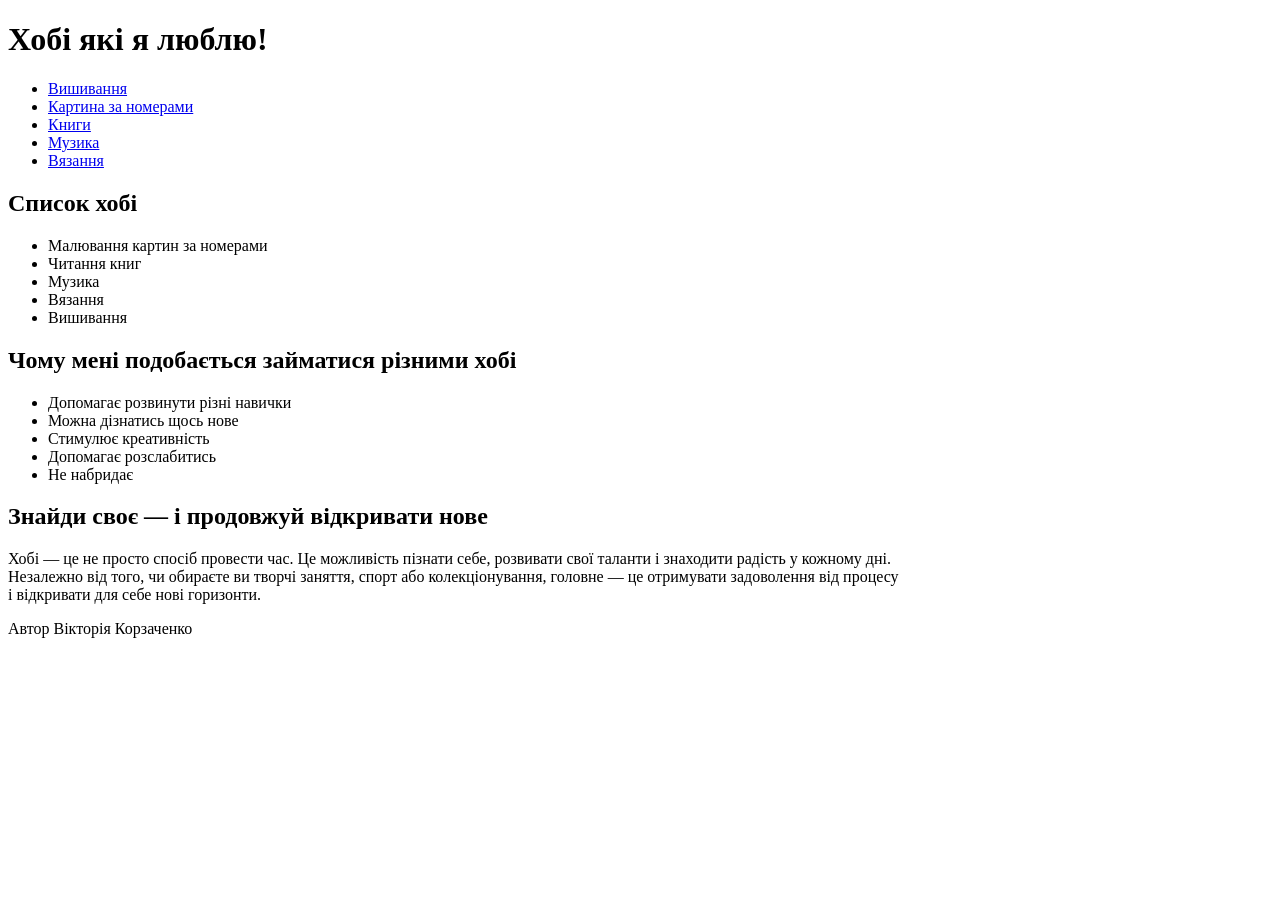
<file: lesson01/index.html>
<!DOCTYPE html>
<html lang="uk">

<head>
    <meta charset="UTF-8">
    <meta name="viewport" content="width=device-width, initial-scale=1.0">
    <title>Мої хобі</title>
</head>

<body>
    <header>
        <h1>Хобі які я люблю!</h1>
        <nav>
            <ul>
                <li><a href="#">Вишивання</a></li>
                <li><a href="#">Картина за номерами</a></li>
                <li><a href="#">Книги</a></li>
                <li><a href="#">Музика</a></li>
                <li><a href="#">Вязання</a></li>
            </ul>
        </nav>
    </header>

    <main>
        <section>
            <h2>Список хобі</h2>
            <ul>
                <li>Малювання картин за номерами</li>
                <li>Читання книг</li>
                <li>Музика</li>
                <li>Вязання</li>
                <li>Вишивання</li>
            </ul>
        </section>

        <section>
            <h2>Чому мені подобається займатися різними хобі</h2>
            <ul>
                <li>Допомагає розвинути різні навички</li>
                <li>Можна дізнатись щось нове</li>
                <li>Стимулює креативність</li>
                <li>Допомагає розслабитись</li>
                <li>Не набридає</li>
            </ul>
        </section>

        <section>
            <h2>Знайди своє — і продовжуй відкривати нове</h2>
            <p>Хобі — це не просто спосіб провести час. Це можливість пізнати себе, розвивати свої таланти і знаходити
                радість у кожному дні. <br>
                Незалежно від того, чи обираєте ви творчі заняття, спорт або колекціонування, головне — це отримувати
                задоволення від процесу <br> і відкривати для себе нові горизонти.</p>
        </section>
    </main>

    <footer>
        <p>Автор Вікторія Корзаченко</p>
    </footer>
</body>

</html>
</file>
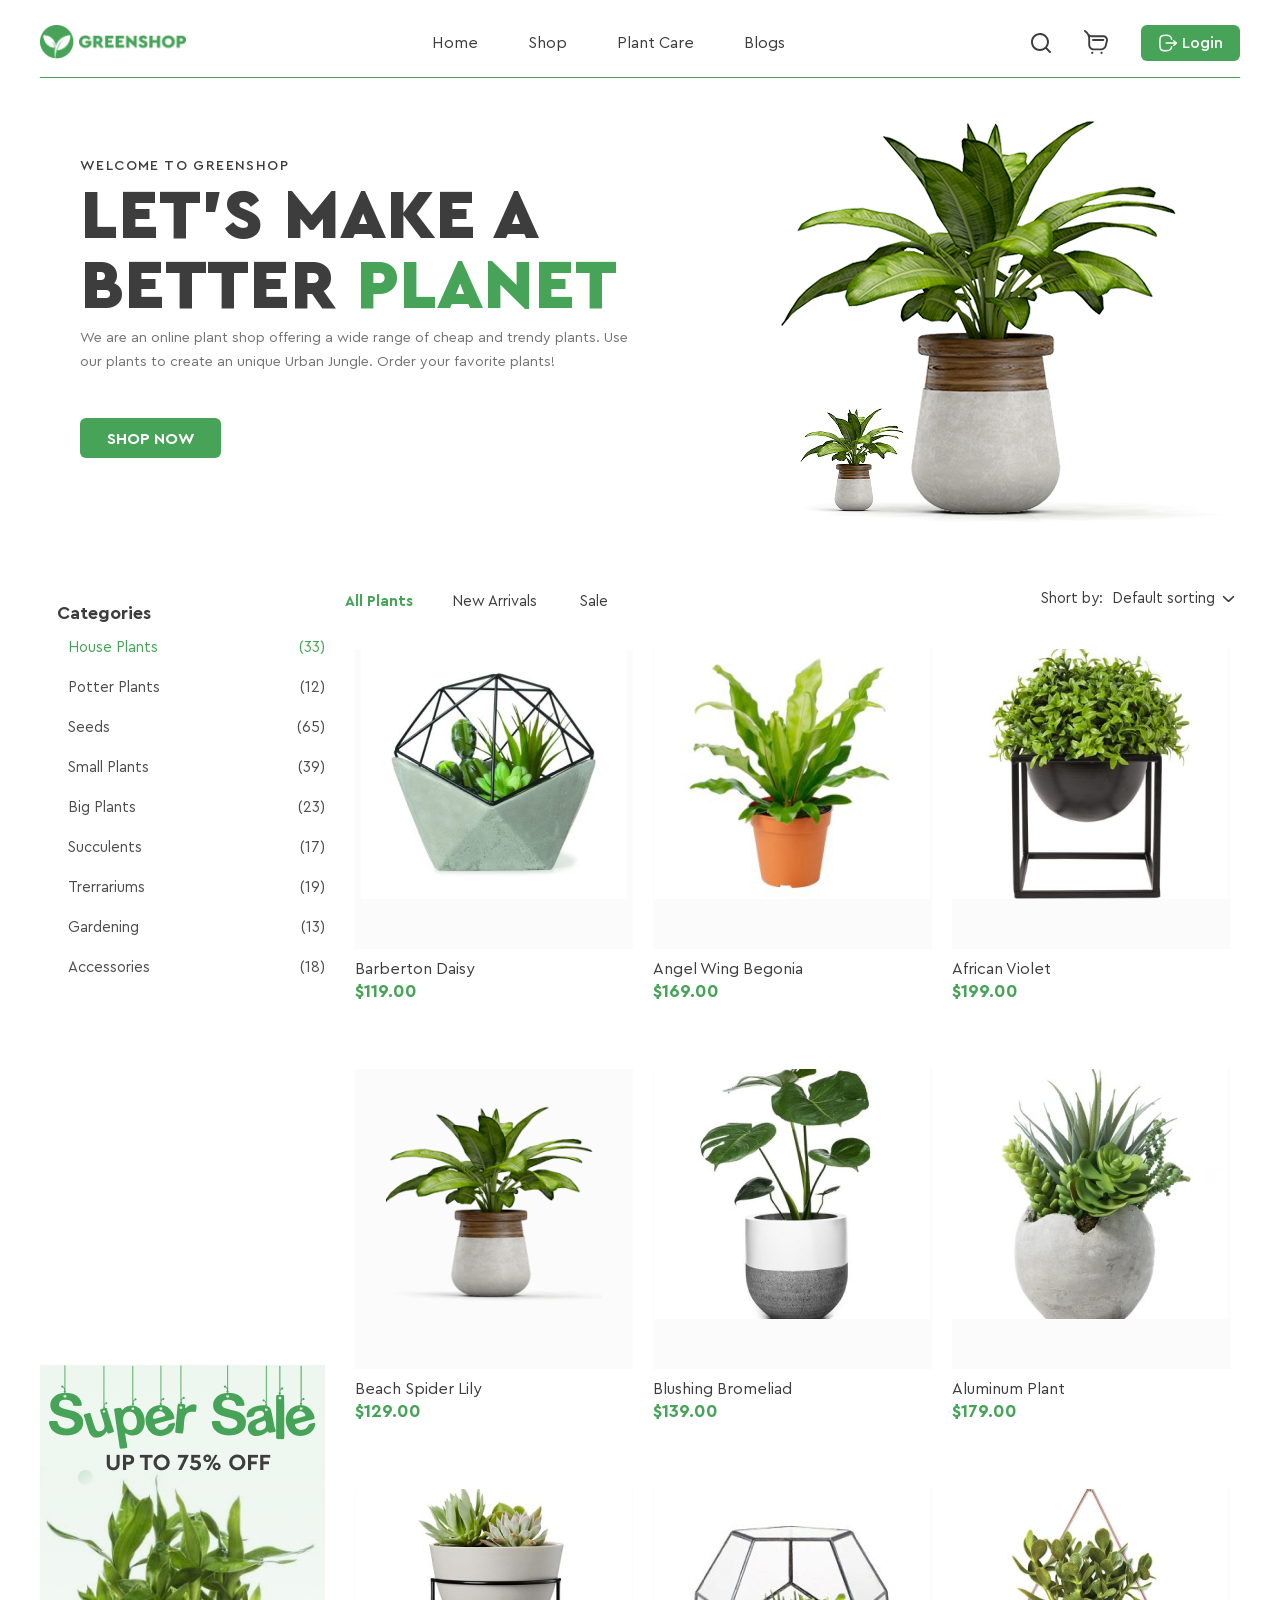
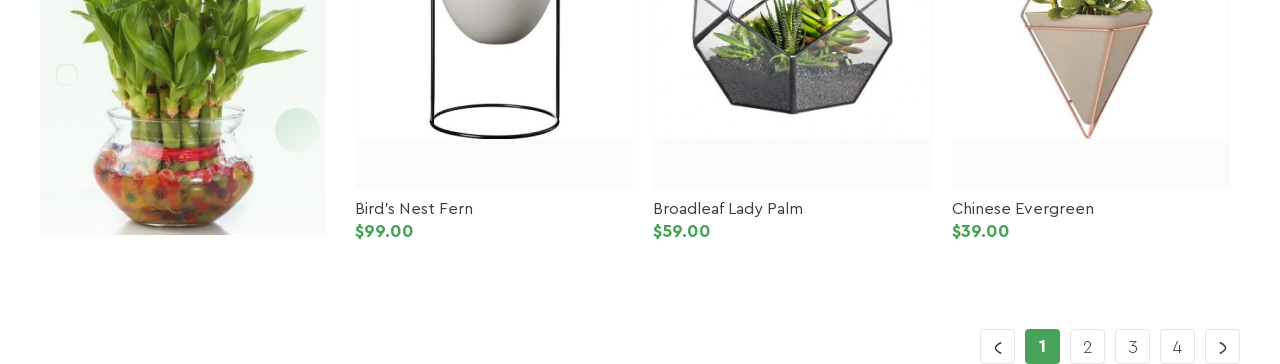
<file: lesson09/index.html>
<!DOCTYPE html>
<html lang="en">

<head>
    <meta charset="UTF-8">
    <meta name="viewport" content="width=device-width, initial-scale=1.0">
    <link rel="stylesheet" href="css/style.css">
    <title>Home</title>
</head>

<body>
    <div class="wrapper">
        <main>

            <head class="header">
                <div class="header-menu">
                    <a href="#"> <img src="img/logo.png" alt=""></a>
                    <div class="link-to-pages">
                        <ul>
                            <li><a href="#">Home</a></li>
                            <li><a href="#">Shop</a></li>
                            <li><a href="#">Plant Care</a></li>
                            <li><a href="#">Blogs</a></li>
                        </ul>
                    </div>
                    <div class="button-and-links">
                        <a href="#" class="magnifying-glass"><svg width="20" height="20" viewBox="0 0 20 20" fill="none"
                                xmlns="http://www.w3.org/2000/svg">
                                <path
                                    d="M14.5726 16.0029C10.5755 19.1865 4.988 18.3055 2.02842 14.6542C-0.828089 11.129 -0.64944 6.04347 2.44943 2.82482C5.65137 -0.500594 10.6854 -0.944524 14.3346 1.78337C15.642 2.76051 16.6183 4.00364 17.2542 5.50838C17.8938 7.02186 18.0881 8.59653 17.8663 10.2205C17.6452 11.837 17 13.2775 15.9499 14.6217C16.0349 14.6773 16.1255 14.7173 16.1904 14.7822C17.3448 15.9311 18.4947 17.0843 19.6491 18.2331C19.9227 18.5054 20.0589 18.8225 19.9776 19.2046C19.8165 19.9651 18.9108 20.2586 18.3298 19.7366C18.0575 19.4925 17.807 19.2234 17.5484 18.9649C16.6002 18.0177 15.6526 17.0699 14.7044 16.1227C14.665 16.0853 14.6238 16.0503 14.5726 16.0029ZM15.9605 8.98677C15.9705 5.12689 12.8529 2.00627 8.98262 2.00065C5.12292 1.99503 2.00781 5.09067 1.99094 8.94806C1.97408 12.8173 5.08544 15.9467 8.96762 15.9648C12.8117 15.9829 15.9506 12.8504 15.9605 8.98677Z"
                                    fill="#3D3D3D" />
                            </svg>
                        </a>
                        <a href="#" class="basket"><svg width="24" height="24" viewBox="0 0 24 24" fill="none"
                                xmlns="http://www.w3.org/2000/svg">
                                <path
                                    d="M17.1558 20.25H9.89066C6.78905 20.25 4.26569 17.7267 4.26569 14.6251V8.85947C4.26569 5.9762 2.82861 3.30739 0.421544 1.72031C-0.0107343 1.43531 -0.130077 0.853876 0.154921 0.421598C0.439919 -0.0107278 1.02131 -0.130118 1.45368 0.154974C2.82776 1.06097 3.94254 2.2559 4.73969 3.63167C4.91195 3.82466 6.30104 5.29699 8.57821 5.29699H19.3738C22.3191 5.24191 24.6245 8.19769 23.8544 11.0406L22.6117 15.9939C21.9829 18.4998 19.7394 20.25 17.1558 20.25ZM5.90415 6.64234C6.06001 7.36238 6.14068 8.10483 6.14068 8.85947V14.6251C6.14068 16.6928 7.82292 18.375 9.89066 18.375H17.1558C18.8782 18.375 20.3739 17.2082 20.793 15.5376L22.0358 10.5844C22.4933 8.89509 21.1233 7.13931 19.3738 7.17198H8.57817C7.54828 7.17198 6.65185 6.94993 5.90415 6.64234ZM9.42191 22.8281C9.42191 22.1809 8.89724 21.6563 8.25004 21.6563C6.69511 21.7182 6.69647 23.9387 8.25004 24C8.89724 24 9.42191 23.4753 9.42191 22.8281ZM18.75 22.8281C18.75 22.1809 18.2253 21.6563 17.5781 21.6563C16.0232 21.7182 16.0245 23.9387 17.5781 24C18.2253 24 18.75 23.4753 18.75 22.8281ZM20.3113 9.98446C20.3113 9.46668 19.8916 9.04697 19.3738 9.04697H8.95316C7.7093 9.09647 7.71023 10.8729 8.95316 10.922H19.3738C19.8916 10.922 20.3113 10.5022 20.3113 9.98446Z"
                                    fill="#3D3D3D" />
                            </svg>
                        </a>
                        <button type="button" class="button-login"> <svg xmlns="http://www.w3.org/2000/svg" width="20"
                                height="20" viewBox="0 0 20 20" fill="none">
                                <path d="M18.1592 10.1006H8.125" stroke="white" stroke-width="1.5"
                                    stroke-linecap="round" stroke-linejoin="round" />
                                <path d="M15.7203 7.67059L18.1603 10.1006L15.7203 12.5306" stroke="white"
                                    stroke-width="1.5" stroke-linecap="round" stroke-linejoin="round" />
                                <path
                                    d="M13.6332 6.35826C13.3582 3.37493 12.2415 2.2916 7.79985 2.2916C1.88234 2.2916 1.88234 4.2166 1.88234 9.99993C1.88234 15.7833 1.88234 17.7083 7.79985 17.7083C12.2415 17.7083 13.3582 16.6249 13.6332 13.6416"
                                    stroke="white" stroke-width="1.5" stroke-linecap="round" stroke-linejoin="round" />
                            </svg> <span>Login</span></button>
                    </div>
                </div>
            </head>
            <section class="baner">
                <div class="banner-text-button">
                    <div class="first-banner-text">
                        <h2>welcome to greenshop</h2>
                    </div>
                    <div class="second-banner-text">
                        <h1 class="text-h1">let’s make a better <span>planet</span></h1>
                    </div>
                    <p class="banner-paragraph">We are an online plant shop offering a wide range of cheap and
                        trendy
                        plants. Use <span>our plants to
                            create an unique Urban Jungle. Order your favorite plants!</span> </p>
                    <div class="conteiner-for-button">
                        <button class="button-to-shop" type="button"><span>shop now</span></button>
                    </div>
                </div>
                <div class="banner-img"> <img src="img/baner.png" alt=""></div>
            </section>
            <section class="catalog">
                <div class="right-filter-and-sale">
                    <div class="catalog-menu-title">Categories</div>
                    <ul class="catalog-menu-list">
                        <li><a href="#" class="green-list">House Plants<span>(33)</span></a></li>
                        <li><a href="#">Potter Plants<span>(12)</span></a></li>
                        <li><a href="#">Seeds<span>(65)</span></a></li>
                        <li><a href="#">Small Plants<span>(39)</span></a></li>
                        <li><a href="#">Big Plants<span>(23)</span></a></li>
                        <li><a href="#">Succulents<span>(17)</span></a></li>
                        <li><a href="#">Trerrariums<span>(19)</span></a></li>
                        <li><a href="#">Gardening<span>(13)</span></a></li>
                        <li><a href="#">Accessories<span>(18)</span></a></li>
                    </ul>
                    <div class="banner">
                        <img src="img/superSale.png" alt="">
                    </div>
                </div>
                <div class="blok-colum">
                    <div class="filter-to-pic">
                        <div class="left-filter">
                            <ul class="catalog-with-plenet">
                                <li><a href="#" class="plants-green">All Plants</a></li>
                                <li class="new-arrivals"><a href="#">New Arrivals</a></li>
                                <li><a href="#">Sale</a></li>
                            </ul>
                        </div>
                        <div class="right-part-filter">
                            <p>Short by:</p>
                            <p class="default-sorting">Default sorting</p>
                            <svg width="18" height="16" viewBox="0 0 18 16" fill="none"
                                xmlns="http://www.w3.org/2000/svg">
                                <path d="M13.4979 5.66675L8.52495 10.3334L3.552 5.66675" stroke="#3D3D3D"
                                    stroke-width="1.5" stroke-linecap="round" stroke-linejoin="round" />
                            </svg>
                        </div>
                    </div>
                    <div class="catalog-with-pic">
                        <div class="all-pic-plants">
                            <article class="catalog-item">
                                <div class="catalog-item-pic">
                                    <img src="img/image 1.png" alt="">
                                </div>
                                <div class="price-and-title">
                                    <p class="catalog-item-title">Barberton Daisy</p>
                                    <p class="catalog-item-price">$119.00</p>
                                </div>
                            </article>
                            <article class="catalog-item">
                                <div class="catalog-item-pic">
                                    <img src="img/pic2.png" alt="">
                                </div>
                                <div class="price-and-title">
                                    <p class="catalog-item-title">Angel Wing Begonia</p>
                                    <p class="catalog-item-price">$169.00</p>
                                </div>
                            </article>
                            <article class="catalog-item">
                                <div class="catalog-item-pic">
                                    <img src="img/pic3.png" alt="">
                                </div>
                                <div class="price-and-title">
                                    <p class="catalog-item-title">African Violet</p>
                                    <p class="catalog-item-price">$199.00</p>
                                </div>
                            </article>
                            <article class="catalog-item">
                                <div class="catalog-item-pic">
                                    <img src="img/pic4.png" alt="">
                                </div>
                                <div class="price-and-title">
                                    <p class="catalog-item-title">Beach Spider Lily</p>
                                    <p class="catalog-item-price">$129.00</p>
                                </div>
                            </article>
                            <article class="catalog-item">
                                <div class="catalog-item-pic">
                                    <img src="img/pic5.png" alt="">
                                </div>
                                <div class="price-and-title">
                                    <p class="catalog-item-title">Blushing Bromeliad</p>
                                    <p class="catalog-item-price">$139.00</p>
                                </div>
                            </article>
                            <article class="catalog-item">
                                <div class="catalog-item-pic">
                                    <img src="img/pic6.png" alt="">
                                </div>
                                <div class="price-and-title">
                                    <p class="catalog-item-title">Aluminum Plant</p>
                                    <p class="catalog-item-price">$179.00</p>
                                </div>
                            </article>
                            <article class="catalog-item">
                                <div class="catalog-item-pic">
                                    <img src="img/pic7.png" alt="">
                                </div>
                                <div class="price-and-title">
                                    <p class="catalog-item-title">Bird's Nest Fern</p>
                                    <p class="catalog-item-price">$99.00</p>
                                </div>
                            </article>
                            <article class="catalog-item">
                                <div class="catalog-item-pic">
                                    <img src="img/pic8.png" alt="">
                                </div>
                                <div class="price-and-title">
                                    <p class="catalog-item-title">Broadleaf Lady Palm</p>
                                    <p class="catalog-item-price">$59.00</p>
                                </div>
                            </article>
                            <article class="catalog-item">
                                <div class="catalog-item-pic">
                                    <img src="img/pic9.png" alt="">
                                </div>
                                <div class="price-and-title">
                                    <p class="catalog-item-title">Chinese Evergreen</p>
                                    <p class="catalog-item-price">$39.00</p>
                                </div>
                            </article>
                        </div>
                    </div>
                    <div>
                        <ul class="catalog-navigation">
                            <li><a href="#"><svg xmlns="http://www.w3.org/2000/svg" width="18" height="18"
                                        viewBox="0 0 18 18" fill="none">
                                        <path
                                            d="M11.625 14.25C11.625 14.25 6.375 11.142 6.375 9C6.375 6.85875 11.625 3.75 11.625 3.75"
                                            stroke="#3D3D3D" stroke-width="1.5" stroke-linecap="round"
                                            stroke-linejoin="round" />
                                    </svg></a></li>
                            <li class="number-1-green"><a href="#">1</a></li>
                            <li><a href="#">2</a></li>
                            <li><a href="#">3</a></li>
                            <li><a href="#">4</a></li>
                            <li><a href="#"><svg xmlns="http://www.w3.org/2000/svg" width="18" height="18"
                                        viewBox="0 0 18 18" fill="none">
                                        <path
                                            d="M6.375 3.75C6.375 3.75 11.625 6.858 11.625 9C11.625 11.1413 6.375 14.25 6.375 14.25"
                                            stroke="#3D3D3D" stroke-width="1.5" stroke-linecap="round"
                                            stroke-linejoin="round" />
                                    </svg></a></li>
                        </ul>
                    </div>
                </div>
        </main>
        <div>

</body>

</html>
</file>
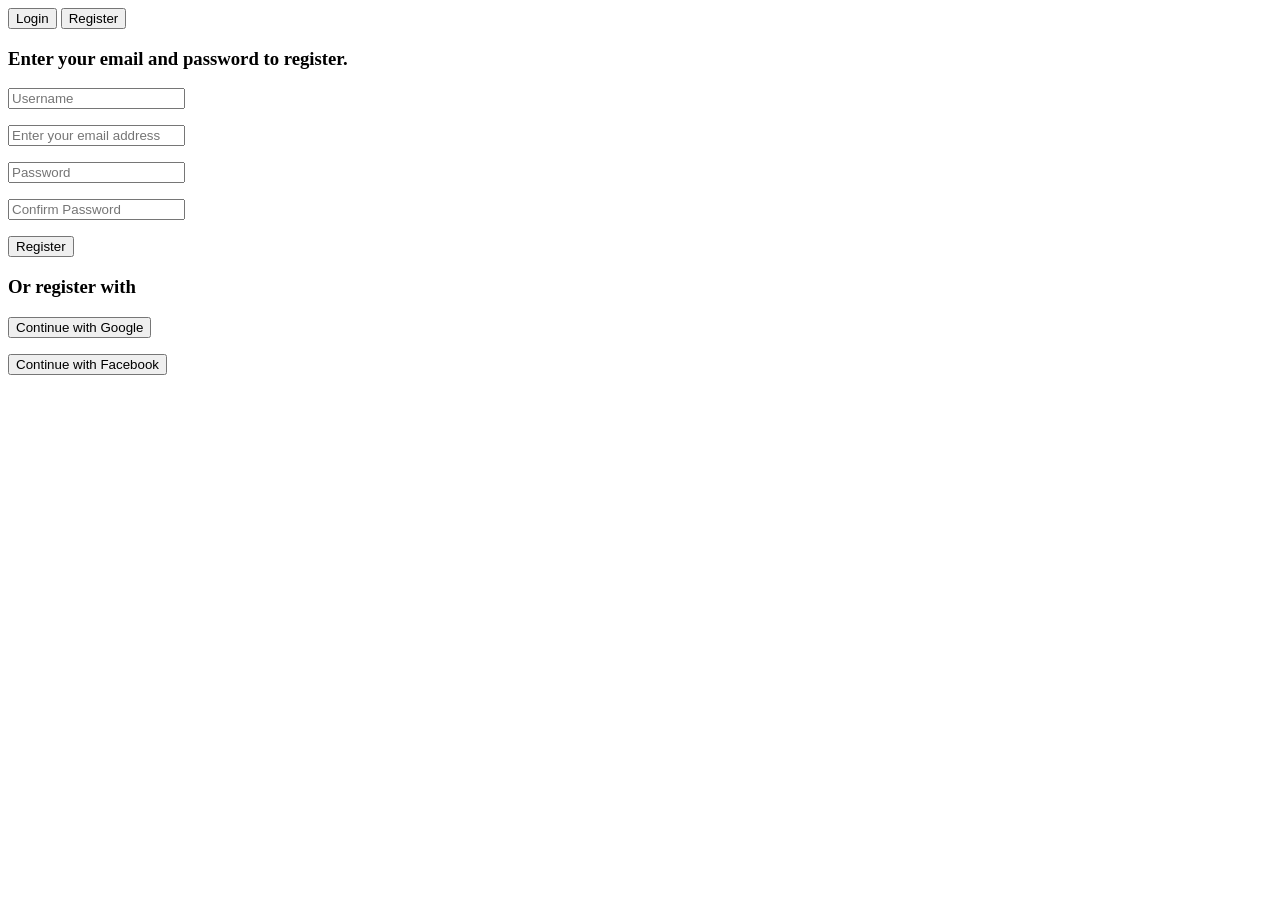
<file: greenshopRegistration.html>
<!DOCTYPE html>
<html lang="en">

<head>
    <meta charset="UTF-8">
    <meta name="viewport" content="width=device-width, initial-scale=1.0">
    <title>Registration</title>
</head>

<body>
    <header>
        <button>Login</button>
        <button>Register</button>
    </header>
    <main>
        <h3>Enter your email and password to register. </h3>
        <form action="" method="">
            <p>
                <label>
                    <input type="text" placeholder="Username" name="username" required>
                </label>
            </p>
            <p>
                <label>
                    <input type="email" placeholder="Enter your email address" name="email" required>
                </label>
            </p>
            <p>
                <label>
                    <input type="password" placeholder="Password" name="password" required>
                </label>
            </p>
            <p>
                <label>
                    <input type="password" placeholder="Confirm Password" name="confirm_password" required>
                </label>
            </p>
            <p>
                <button type="submit">Register</button>
            </p>
        </form>
        <p>
        <h3>Or register with</h3>
        </p>
        <p><button>Continue with Google</button></p>
        <p><button>Continue with Facebook</button></p>
    </main>
</body>

</html>
</file>
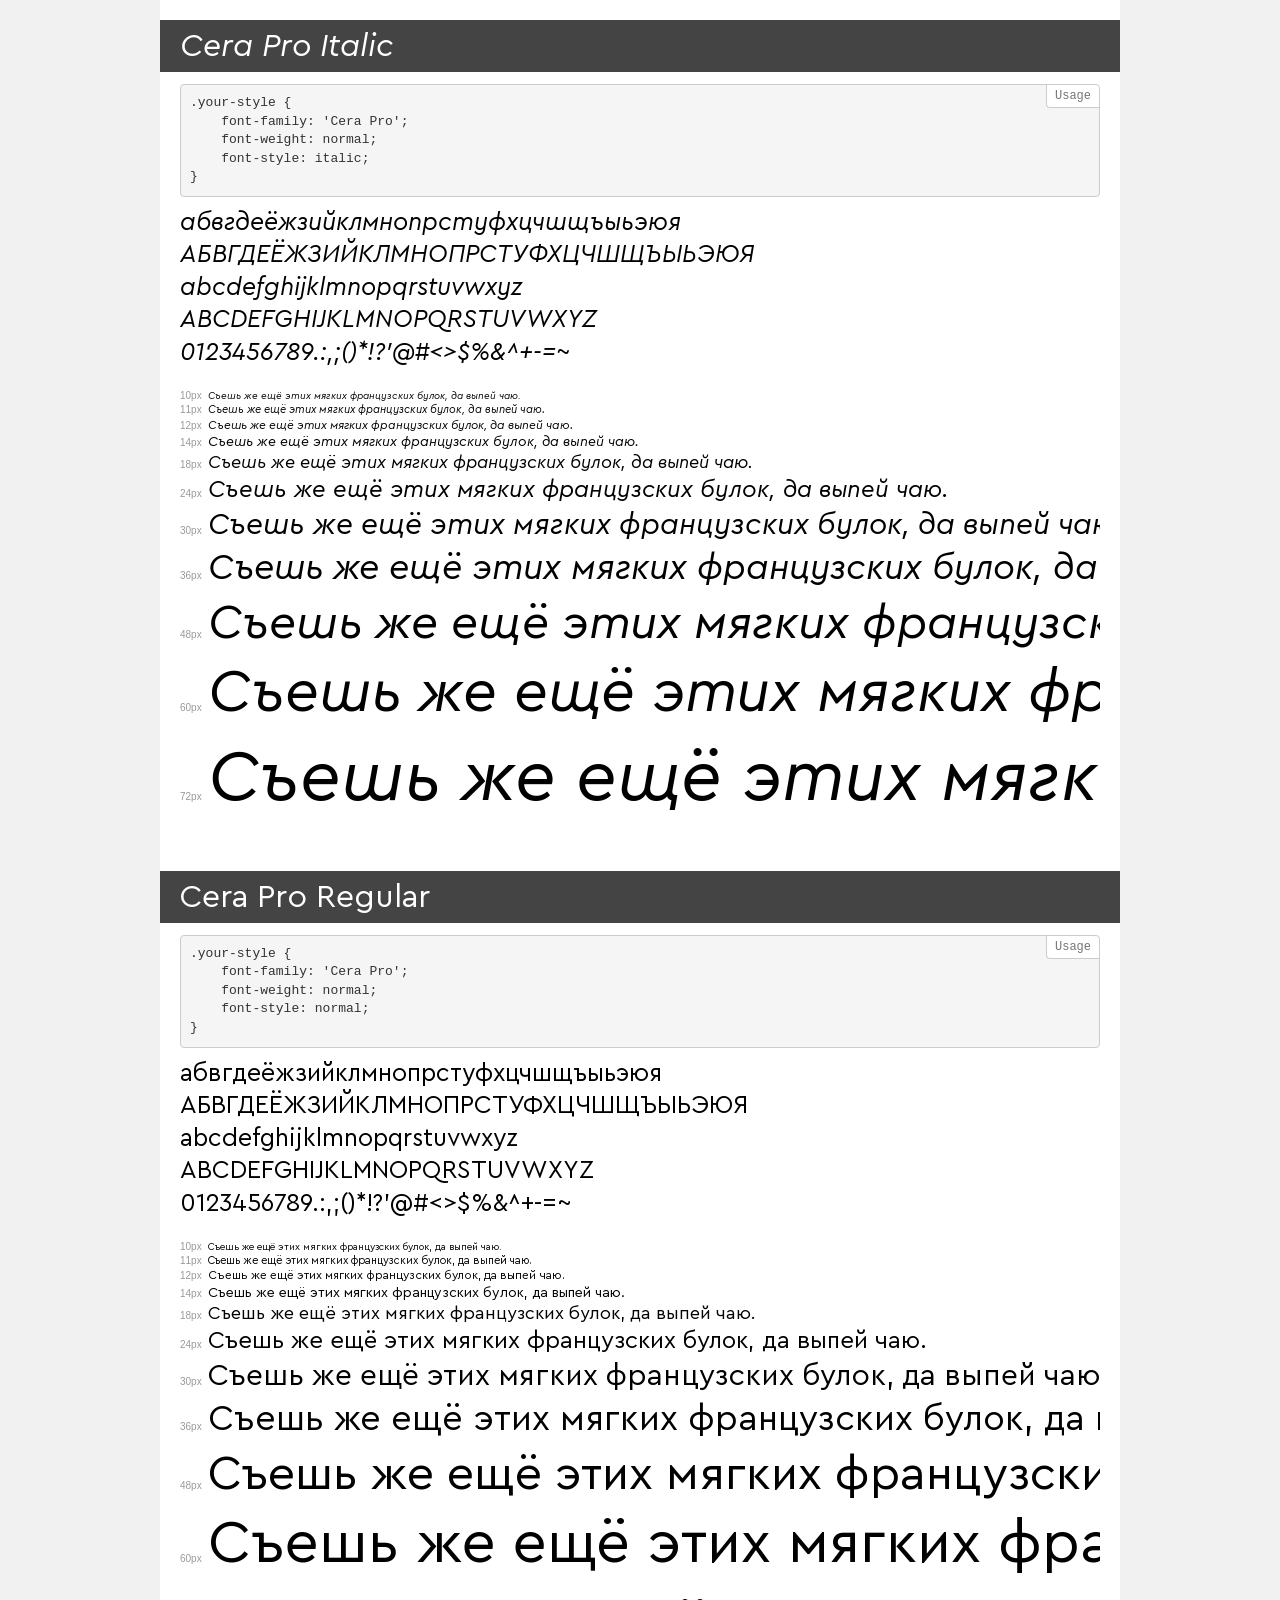
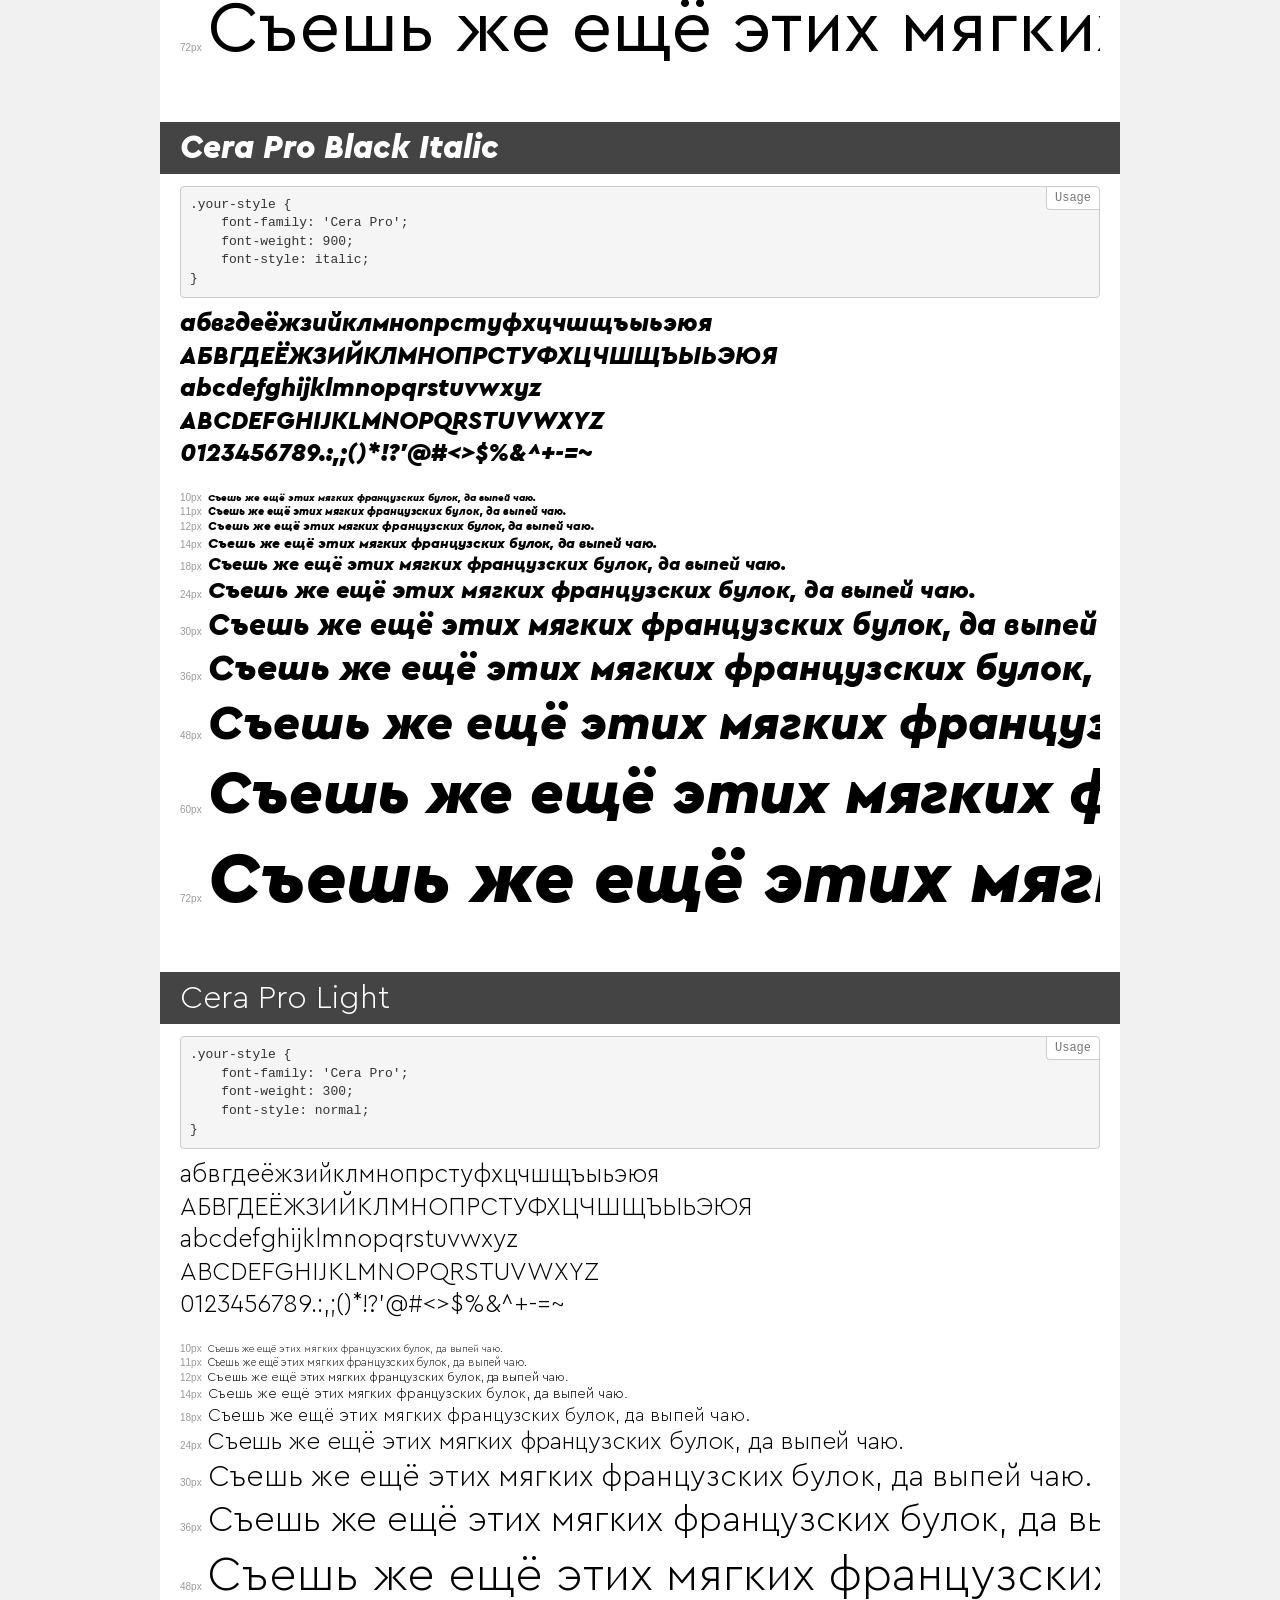
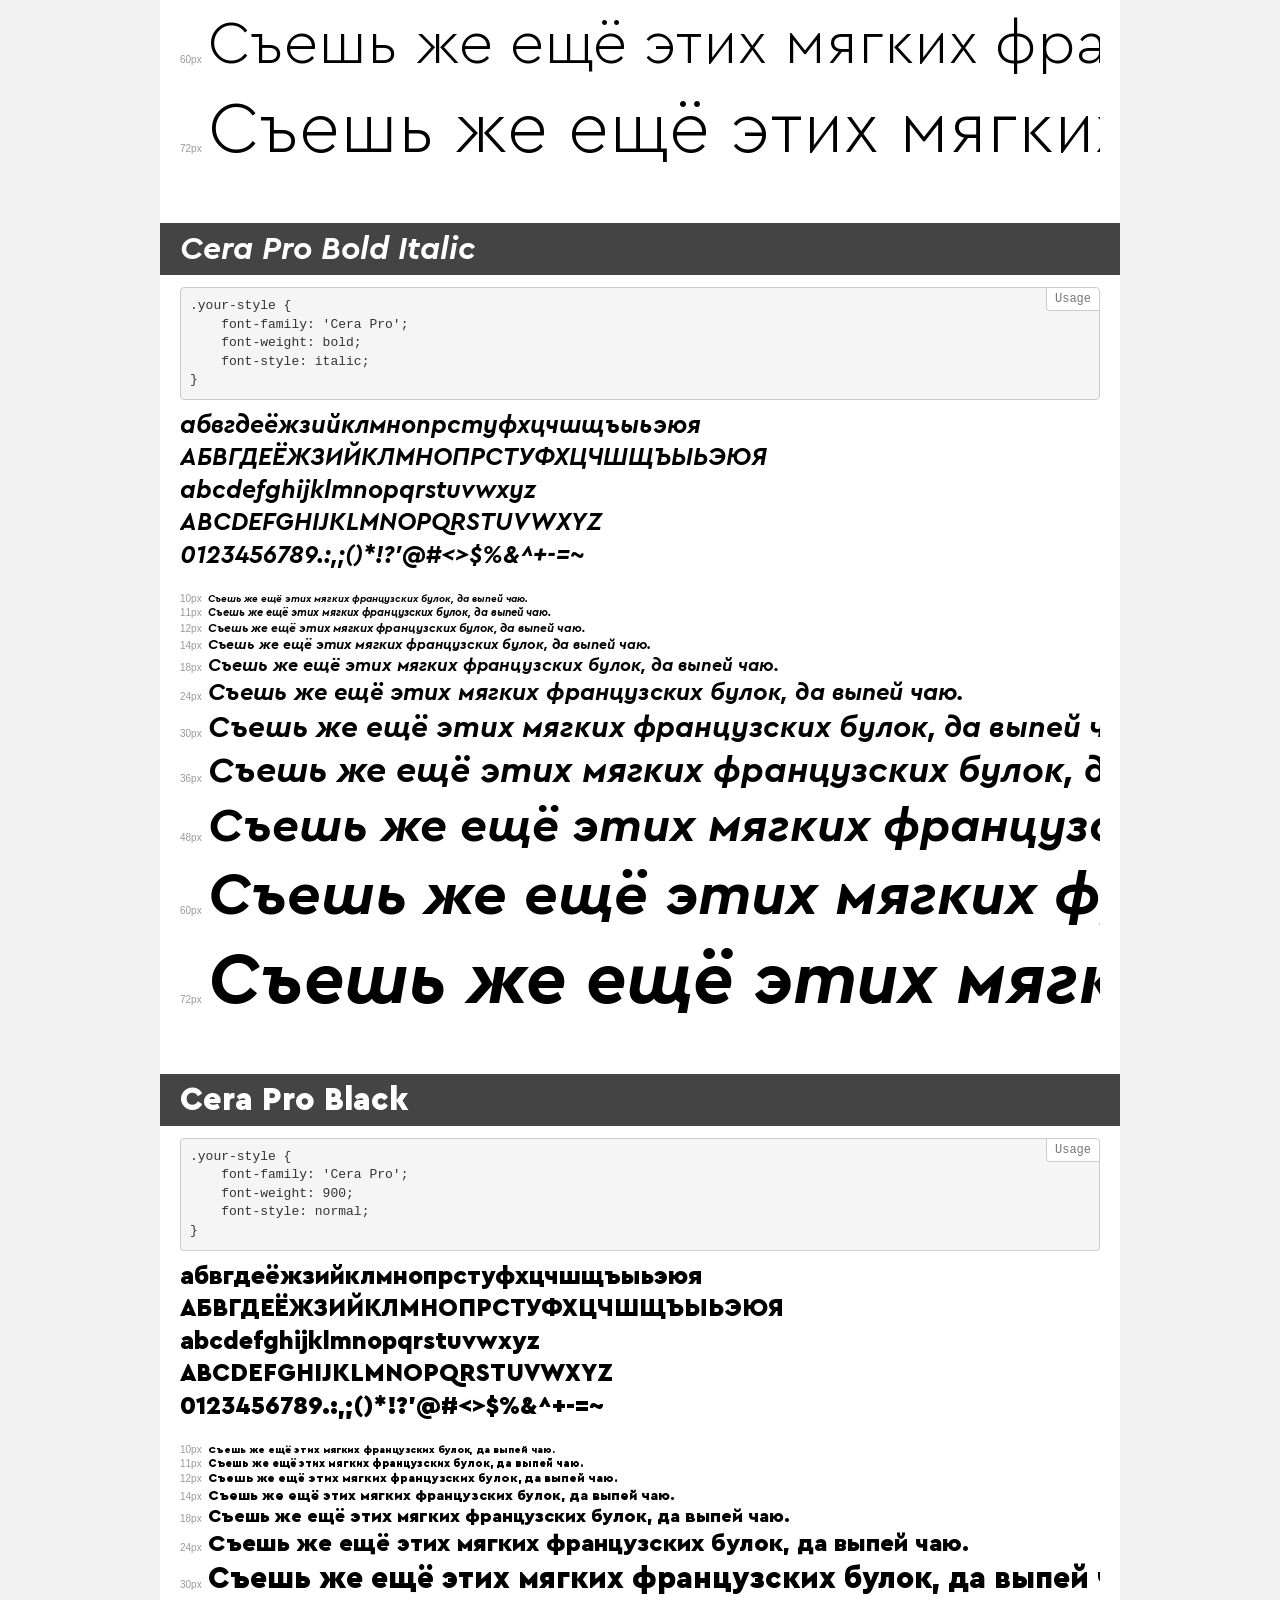
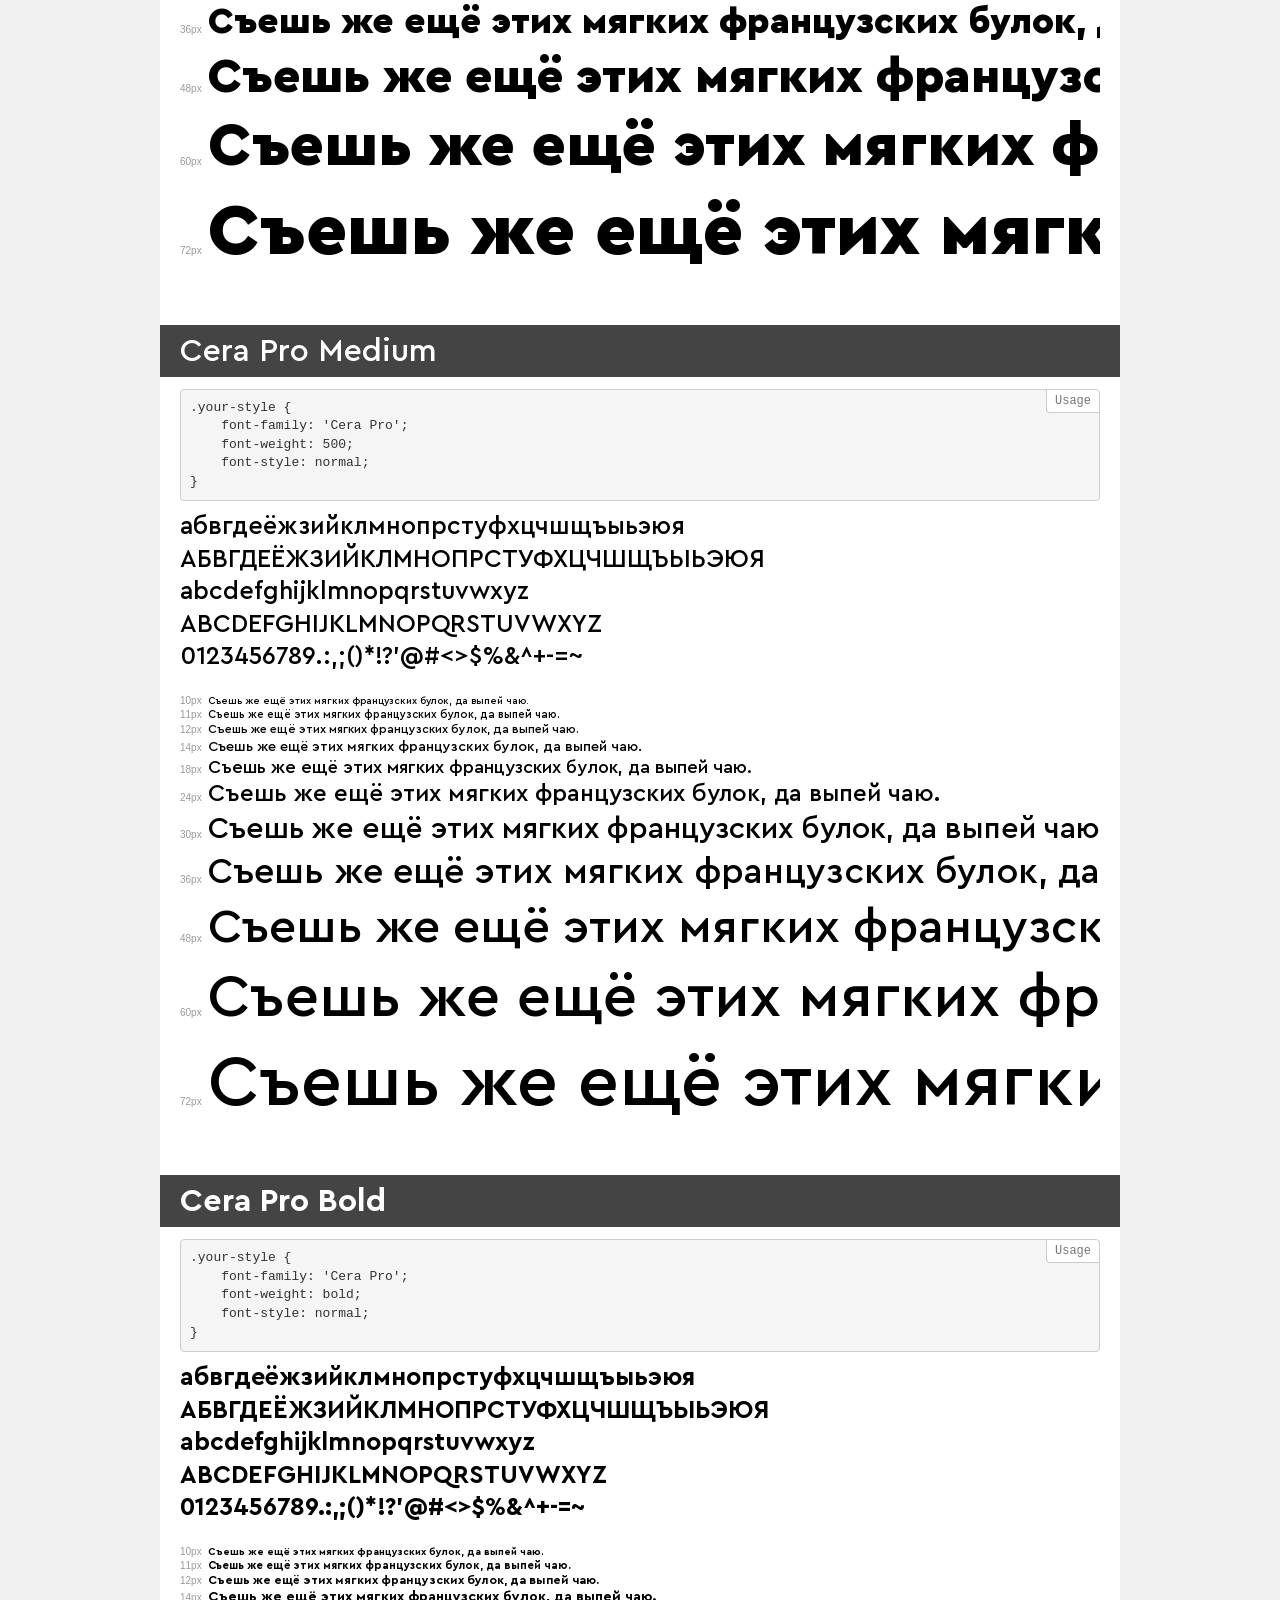
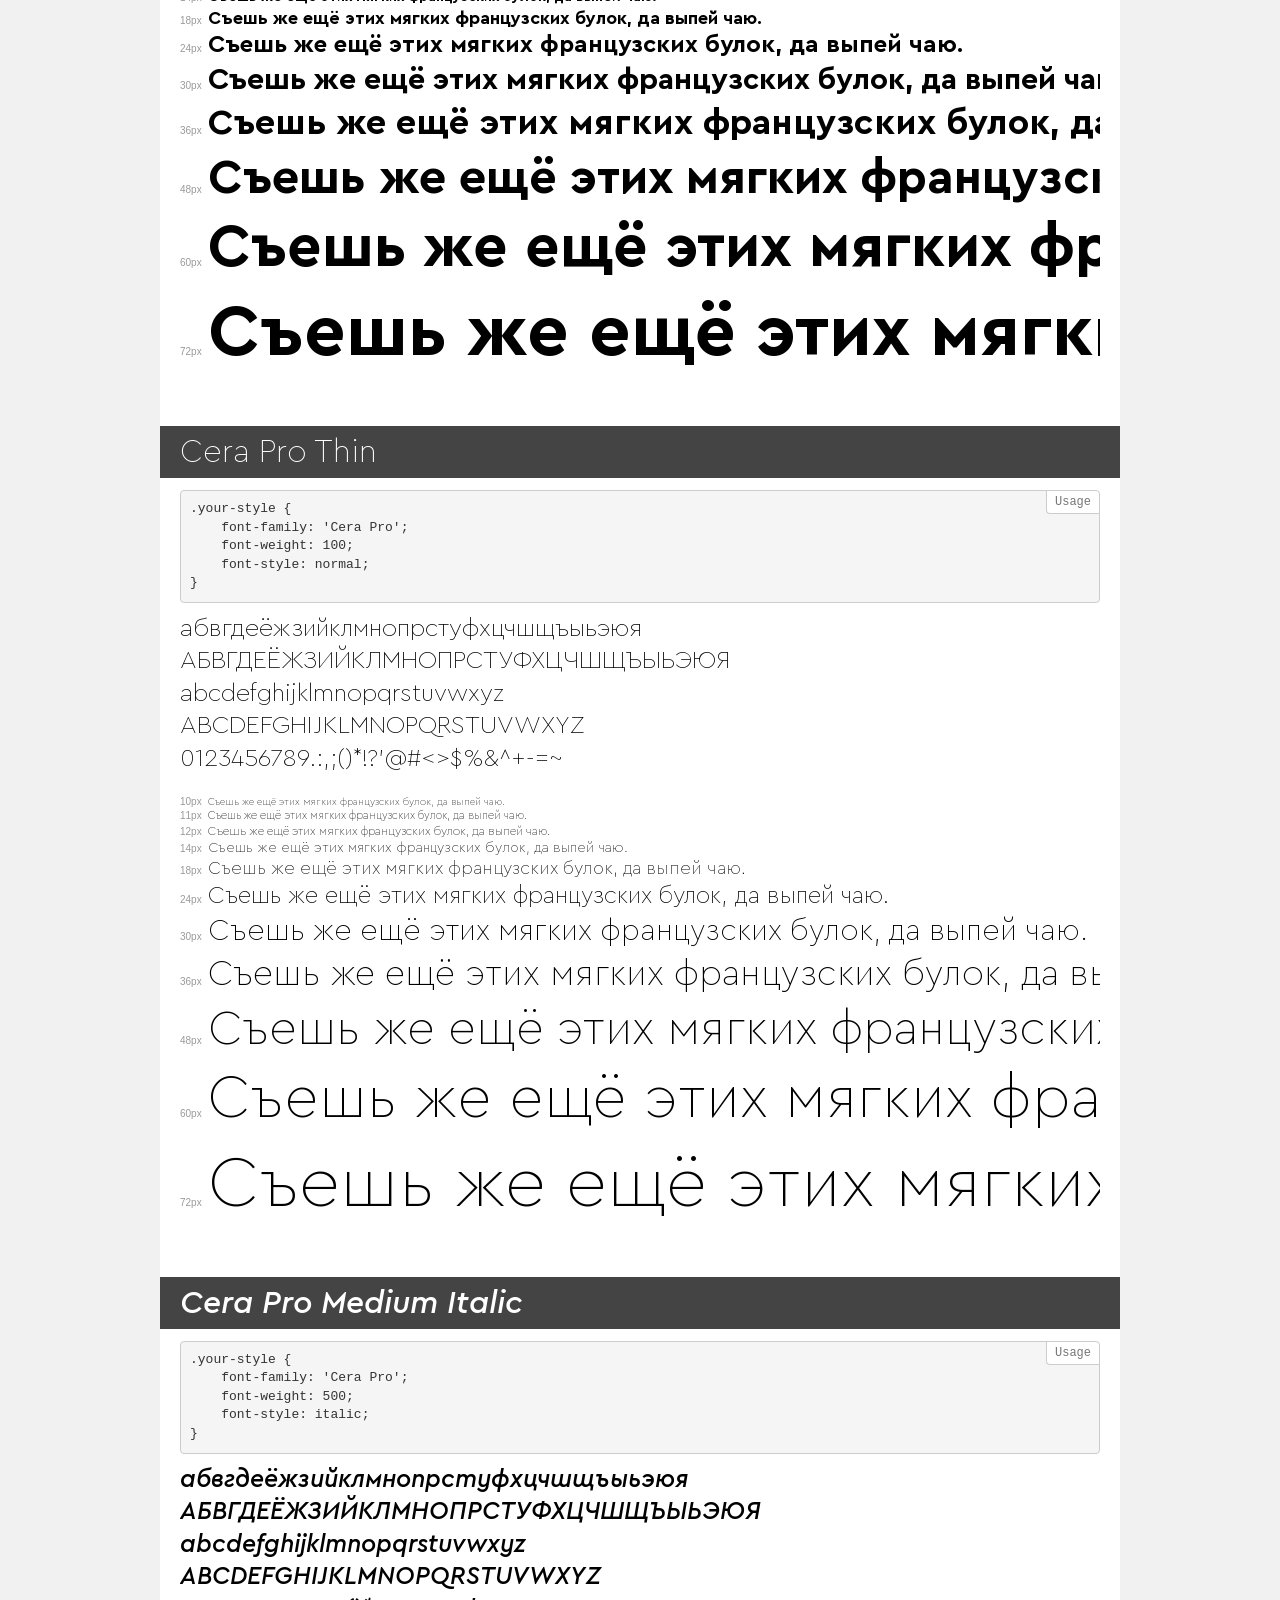
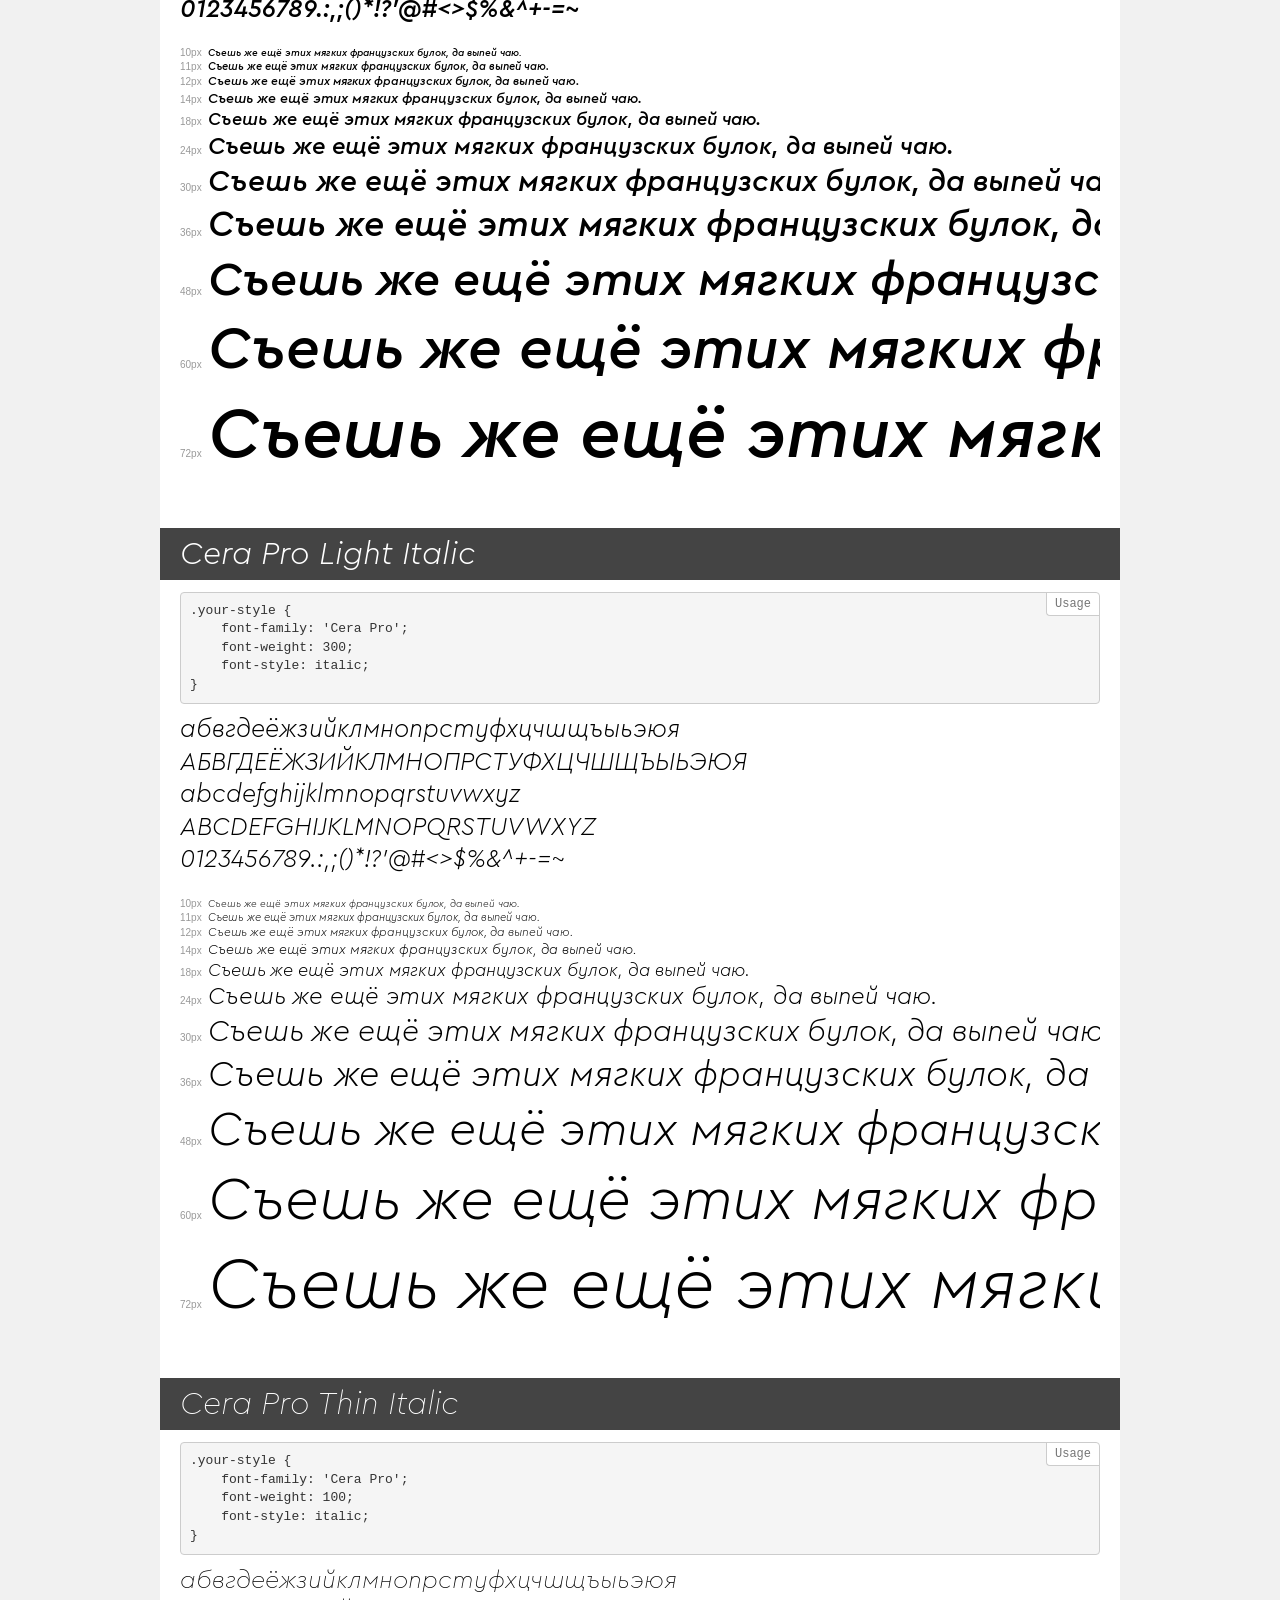
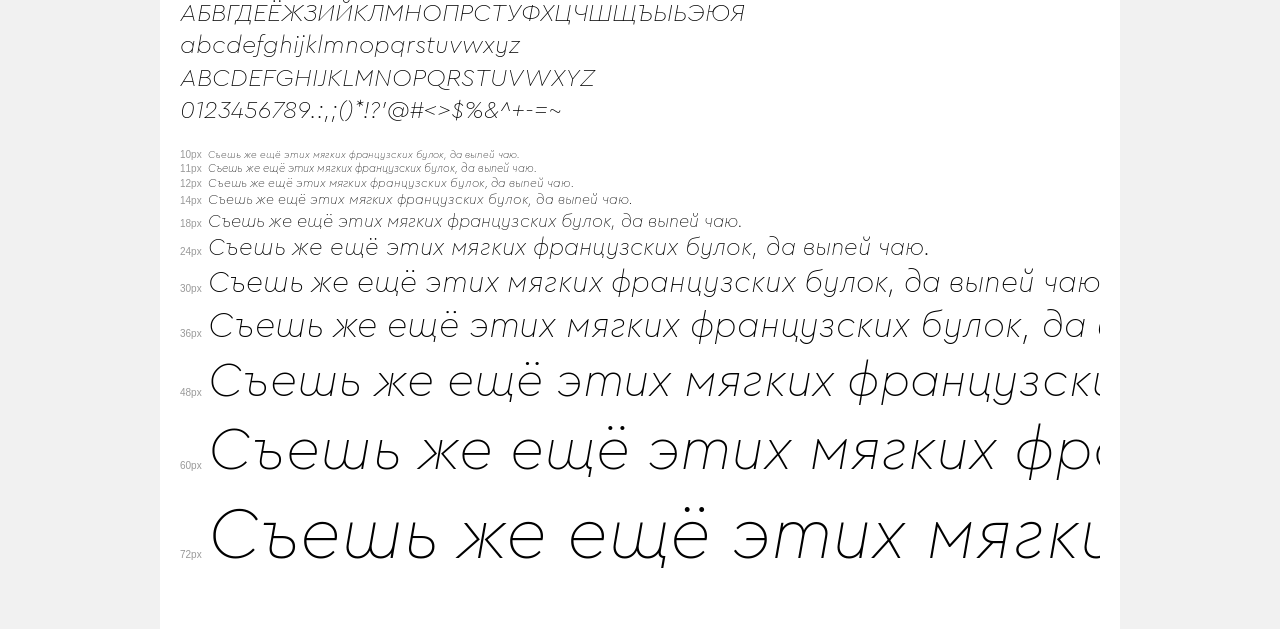
<file: lesson09/fonts/CeraPro/demo.html>
<!DOCTYPE html>
<html>
<head>
    <meta charset="utf-8">
    <meta http-equiv="X-UA-Compatible" content="IE=edge">
    <meta name="viewport" content="width=device-width, initial-scale=1">
    <meta name="robots" content="noindex, noarchive">
    <meta name="format-detection" content="telephone=no">
    <title>Transfonter demo</title>
    <link href="stylesheet.css" rel="stylesheet">
    <style>
        /*
        http://meyerweb.com/eric/tools/css/reset/
        v2.0 | 20110126
        License: none (public domain)
        */
        html, body, div, span, applet, object, iframe,
        h1, h2, h3, h4, h5, h6, p, blockquote, pre,
        a, abbr, acronym, address, big, cite, code,
        del, dfn, em, img, ins, kbd, q, s, samp,
        small, strike, strong, sub, sup, tt, var,
        b, u, i, center,
        dl, dt, dd, ol, ul, li,
        fieldset, form, label, legend,
        table, caption, tbody, tfoot, thead, tr, th, td,
        article, aside, canvas, details, embed,
        figure, figcaption, footer, header, hgroup,
        menu, nav, output, ruby, section, summary,
        time, mark, audio, video {
            margin: 0;
            padding: 0;
            border: 0;
            font-size: 100%;
            font: inherit;
            vertical-align: baseline;
        }
        /* HTML5 display-role reset for older browsers */
        article, aside, details, figcaption, figure,
        footer, header, hgroup, menu, nav, section {
            display: block;
        }
        body {
            line-height: 1;
        }
        ol, ul {
            list-style: none;
        }
        blockquote, q {
            quotes: none;
        }
        blockquote:before, blockquote:after,
        q:before, q:after {
            content: '';
            content: none;
        }
        table {
            border-collapse: collapse;
            border-spacing: 0;
        }
        /* common styles */
        body {
            background: #f1f1f1;
            color: #000;
        }
        .page {
            background: #fff;
            width: 920px;
            margin: 0 auto;
            padding: 20px 20px 0 20px;
            overflow: hidden;
        }
        .font-container {
            overflow-x: auto;
            overflow-y: hidden;
            margin-bottom: 40px;
            line-height: 1.3;
            white-space: nowrap;
            padding-bottom: 5px;
        }
        h1 {
            position: relative;
            background: #444;
            font-size: 32px;
            color: #fff;
            padding: 10px 20px;
            margin: 0 -20px 12px -20px;
        }
        .letters {
            font-size: 25px;
            margin-bottom: 20px;
        }
        .s10:before {
            content: '10px';
        }
        .s11:before {
            content: '11px';
        }
        .s12:before {
            content: '12px';
        }
        .s14:before {
            content: '14px';
        }
        .s18:before {
            content: '18px';
        }
        .s24:before {
            content: '24px';
        }
        .s30:before {
            content: '30px';
        }
        .s36:before {
            content: '36px';
        }
        .s48:before {
            content: '48px';
        }
        .s60:before {
            content: '60px';
        }
        .s72:before {
            content: '72px';
        }
        .s10:before, .s11:before, .s12:before, .s14:before,
        .s18:before, .s24:before, .s30:before, .s36:before,
        .s48:before, .s60:before, .s72:before {
            font-family: Arial, sans-serif;
            font-size: 10px;
            font-weight: normal;
            font-style: normal;
            color: #999;
            padding-right: 6px;
        }
        pre {
            display: block;
            position: relative;
            padding: 9px;
            margin: 0 0 10px;
            font-family: Monaco, Menlo, Consolas, "Courier New", monospace !important;
            font-size: 13px;
            line-height: 1.428571429;
            color: #333;
            font-weight: normal !important;
            font-style: normal !important;
            background-color: #f5f5f5;
            border: 1px solid #ccc;
            overflow-x: auto;
            border-radius: 4px;
        }
        pre:after {
            display: block;
            position: absolute;
            right: 0;
            top: 0;
            content: 'Usage';
            line-height: 1;
            padding: 5px 8px;
            font-size: 12px;
            color: #767676;
            background-color: #fff;
            border: 1px solid #ccc;
            border-right: none;
            border-top: none;
            border-radius: 0 4px 0 4px;
            z-index: 10;
        }
        /* responsive */
        @media (max-width: 959px) {
            .page {
                width: auto;
                margin: 0;
            }
        }
    </style>
</head>
<body>
<div class="page">
    <div class="demo" style="font-family: 'Cera Pro'; font-weight: normal; font-style: italic;">
        <h1>Cera Pro Italic</h1>
        <pre>.your-style {
    font-family: 'Cera Pro';
    font-weight: normal;
    font-style: italic;
}</pre>
        <div class="font-container">
            <p class="letters">
                абвгдеёжзийклмнопрстуфхцчшщъыьэюя<br>
АБВГДЕЁЖЗИЙКЛМНОПРСТУФХЦЧШЩЪЫЬЭЮЯ<br>
abcdefghijklmnopqrstuvwxyz<br>
ABCDEFGHIJKLMNOPQRSTUVWXYZ<br>
                0123456789.:,;()*!?'@#<>$%&^+-=~
            </p>
            <p class="s10" style="font-size: 10px;">Съешь же ещё этих мягких французских булок, да выпей чаю.</p>
            <p class="s11" style="font-size: 11px;">Съешь же ещё этих мягких французских булок, да выпей чаю.</p>
            <p class="s12" style="font-size: 12px;">Съешь же ещё этих мягких французских булок, да выпей чаю.</p>
            <p class="s14" style="font-size: 14px;">Съешь же ещё этих мягких французских булок, да выпей чаю.</p>
            <p class="s18" style="font-size: 18px;">Съешь же ещё этих мягких французских булок, да выпей чаю.</p>
            <p class="s24" style="font-size: 24px;">Съешь же ещё этих мягких французских булок, да выпей чаю.</p>
            <p class="s30" style="font-size: 30px;">Съешь же ещё этих мягких французских булок, да выпей чаю.</p>
            <p class="s36" style="font-size: 36px;">Съешь же ещё этих мягких французских булок, да выпей чаю.</p>
            <p class="s48" style="font-size: 48px;">Съешь же ещё этих мягких французских булок, да выпей чаю.</p>
            <p class="s60" style="font-size: 60px;">Съешь же ещё этих мягких французских булок, да выпей чаю.</p>
            <p class="s72" style="font-size: 72px;">Съешь же ещё этих мягких французских булок, да выпей чаю.</p>
        </div>
    </div>
    <div class="demo" style="font-family: 'Cera Pro'; font-weight: normal; font-style: normal;">
        <h1>Cera Pro Regular</h1>
        <pre>.your-style {
    font-family: 'Cera Pro';
    font-weight: normal;
    font-style: normal;
}</pre>
        <div class="font-container">
            <p class="letters">
                абвгдеёжзийклмнопрстуфхцчшщъыьэюя<br>
АБВГДЕЁЖЗИЙКЛМНОПРСТУФХЦЧШЩЪЫЬЭЮЯ<br>
abcdefghijklmnopqrstuvwxyz<br>
ABCDEFGHIJKLMNOPQRSTUVWXYZ<br>
                0123456789.:,;()*!?'@#<>$%&^+-=~
            </p>
            <p class="s10" style="font-size: 10px;">Съешь же ещё этих мягких французских булок, да выпей чаю.</p>
            <p class="s11" style="font-size: 11px;">Съешь же ещё этих мягких французских булок, да выпей чаю.</p>
            <p class="s12" style="font-size: 12px;">Съешь же ещё этих мягких французских булок, да выпей чаю.</p>
            <p class="s14" style="font-size: 14px;">Съешь же ещё этих мягких французских булок, да выпей чаю.</p>
            <p class="s18" style="font-size: 18px;">Съешь же ещё этих мягких французских булок, да выпей чаю.</p>
            <p class="s24" style="font-size: 24px;">Съешь же ещё этих мягких французских булок, да выпей чаю.</p>
            <p class="s30" style="font-size: 30px;">Съешь же ещё этих мягких французских булок, да выпей чаю.</p>
            <p class="s36" style="font-size: 36px;">Съешь же ещё этих мягких французских булок, да выпей чаю.</p>
            <p class="s48" style="font-size: 48px;">Съешь же ещё этих мягких французских булок, да выпей чаю.</p>
            <p class="s60" style="font-size: 60px;">Съешь же ещё этих мягких французских булок, да выпей чаю.</p>
            <p class="s72" style="font-size: 72px;">Съешь же ещё этих мягких французских булок, да выпей чаю.</p>
        </div>
    </div>
    <div class="demo" style="font-family: 'Cera Pro'; font-weight: 900; font-style: italic;">
        <h1>Cera Pro Black Italic</h1>
        <pre>.your-style {
    font-family: 'Cera Pro';
    font-weight: 900;
    font-style: italic;
}</pre>
        <div class="font-container">
            <p class="letters">
                абвгдеёжзийклмнопрстуфхцчшщъыьэюя<br>
АБВГДЕЁЖЗИЙКЛМНОПРСТУФХЦЧШЩЪЫЬЭЮЯ<br>
abcdefghijklmnopqrstuvwxyz<br>
ABCDEFGHIJKLMNOPQRSTUVWXYZ<br>
                0123456789.:,;()*!?'@#<>$%&^+-=~
            </p>
            <p class="s10" style="font-size: 10px;">Съешь же ещё этих мягких французских булок, да выпей чаю.</p>
            <p class="s11" style="font-size: 11px;">Съешь же ещё этих мягких французских булок, да выпей чаю.</p>
            <p class="s12" style="font-size: 12px;">Съешь же ещё этих мягких французских булок, да выпей чаю.</p>
            <p class="s14" style="font-size: 14px;">Съешь же ещё этих мягких французских булок, да выпей чаю.</p>
            <p class="s18" style="font-size: 18px;">Съешь же ещё этих мягких французских булок, да выпей чаю.</p>
            <p class="s24" style="font-size: 24px;">Съешь же ещё этих мягких французских булок, да выпей чаю.</p>
            <p class="s30" style="font-size: 30px;">Съешь же ещё этих мягких французских булок, да выпей чаю.</p>
            <p class="s36" style="font-size: 36px;">Съешь же ещё этих мягких французских булок, да выпей чаю.</p>
            <p class="s48" style="font-size: 48px;">Съешь же ещё этих мягких французских булок, да выпей чаю.</p>
            <p class="s60" style="font-size: 60px;">Съешь же ещё этих мягких французских булок, да выпей чаю.</p>
            <p class="s72" style="font-size: 72px;">Съешь же ещё этих мягких французских булок, да выпей чаю.</p>
        </div>
    </div>
    <div class="demo" style="font-family: 'Cera Pro'; font-weight: 300; font-style: normal;">
        <h1>Cera Pro Light</h1>
        <pre>.your-style {
    font-family: 'Cera Pro';
    font-weight: 300;
    font-style: normal;
}</pre>
        <div class="font-container">
            <p class="letters">
                абвгдеёжзийклмнопрстуфхцчшщъыьэюя<br>
АБВГДЕЁЖЗИЙКЛМНОПРСТУФХЦЧШЩЪЫЬЭЮЯ<br>
abcdefghijklmnopqrstuvwxyz<br>
ABCDEFGHIJKLMNOPQRSTUVWXYZ<br>
                0123456789.:,;()*!?'@#<>$%&^+-=~
            </p>
            <p class="s10" style="font-size: 10px;">Съешь же ещё этих мягких французских булок, да выпей чаю.</p>
            <p class="s11" style="font-size: 11px;">Съешь же ещё этих мягких французских булок, да выпей чаю.</p>
            <p class="s12" style="font-size: 12px;">Съешь же ещё этих мягких французских булок, да выпей чаю.</p>
            <p class="s14" style="font-size: 14px;">Съешь же ещё этих мягких французских булок, да выпей чаю.</p>
            <p class="s18" style="font-size: 18px;">Съешь же ещё этих мягких французских булок, да выпей чаю.</p>
            <p class="s24" style="font-size: 24px;">Съешь же ещё этих мягких французских булок, да выпей чаю.</p>
            <p class="s30" style="font-size: 30px;">Съешь же ещё этих мягких французских булок, да выпей чаю.</p>
            <p class="s36" style="font-size: 36px;">Съешь же ещё этих мягких французских булок, да выпей чаю.</p>
            <p class="s48" style="font-size: 48px;">Съешь же ещё этих мягких французских булок, да выпей чаю.</p>
            <p class="s60" style="font-size: 60px;">Съешь же ещё этих мягких французских булок, да выпей чаю.</p>
            <p class="s72" style="font-size: 72px;">Съешь же ещё этих мягких французских булок, да выпей чаю.</p>
        </div>
    </div>
    <div class="demo" style="font-family: 'Cera Pro'; font-weight: bold; font-style: italic;">
        <h1>Cera Pro Bold Italic</h1>
        <pre>.your-style {
    font-family: 'Cera Pro';
    font-weight: bold;
    font-style: italic;
}</pre>
        <div class="font-container">
            <p class="letters">
                абвгдеёжзийклмнопрстуфхцчшщъыьэюя<br>
АБВГДЕЁЖЗИЙКЛМНОПРСТУФХЦЧШЩЪЫЬЭЮЯ<br>
abcdefghijklmnopqrstuvwxyz<br>
ABCDEFGHIJKLMNOPQRSTUVWXYZ<br>
                0123456789.:,;()*!?'@#<>$%&^+-=~
            </p>
            <p class="s10" style="font-size: 10px;">Съешь же ещё этих мягких французских булок, да выпей чаю.</p>
            <p class="s11" style="font-size: 11px;">Съешь же ещё этих мягких французских булок, да выпей чаю.</p>
            <p class="s12" style="font-size: 12px;">Съешь же ещё этих мягких французских булок, да выпей чаю.</p>
            <p class="s14" style="font-size: 14px;">Съешь же ещё этих мягких французских булок, да выпей чаю.</p>
            <p class="s18" style="font-size: 18px;">Съешь же ещё этих мягких французских булок, да выпей чаю.</p>
            <p class="s24" style="font-size: 24px;">Съешь же ещё этих мягких французских булок, да выпей чаю.</p>
            <p class="s30" style="font-size: 30px;">Съешь же ещё этих мягких французских булок, да выпей чаю.</p>
            <p class="s36" style="font-size: 36px;">Съешь же ещё этих мягких французских булок, да выпей чаю.</p>
            <p class="s48" style="font-size: 48px;">Съешь же ещё этих мягких французских булок, да выпей чаю.</p>
            <p class="s60" style="font-size: 60px;">Съешь же ещё этих мягких французских булок, да выпей чаю.</p>
            <p class="s72" style="font-size: 72px;">Съешь же ещё этих мягких французских булок, да выпей чаю.</p>
        </div>
    </div>
    <div class="demo" style="font-family: 'Cera Pro'; font-weight: 900; font-style: normal;">
        <h1>Cera Pro Black</h1>
        <pre>.your-style {
    font-family: 'Cera Pro';
    font-weight: 900;
    font-style: normal;
}</pre>
        <div class="font-container">
            <p class="letters">
                абвгдеёжзийклмнопрстуфхцчшщъыьэюя<br>
АБВГДЕЁЖЗИЙКЛМНОПРСТУФХЦЧШЩЪЫЬЭЮЯ<br>
abcdefghijklmnopqrstuvwxyz<br>
ABCDEFGHIJKLMNOPQRSTUVWXYZ<br>
                0123456789.:,;()*!?'@#<>$%&^+-=~
            </p>
            <p class="s10" style="font-size: 10px;">Съешь же ещё этих мягких французских булок, да выпей чаю.</p>
            <p class="s11" style="font-size: 11px;">Съешь же ещё этих мягких французских булок, да выпей чаю.</p>
            <p class="s12" style="font-size: 12px;">Съешь же ещё этих мягких французских булок, да выпей чаю.</p>
            <p class="s14" style="font-size: 14px;">Съешь же ещё этих мягких французских булок, да выпей чаю.</p>
            <p class="s18" style="font-size: 18px;">Съешь же ещё этих мягких французских булок, да выпей чаю.</p>
            <p class="s24" style="font-size: 24px;">Съешь же ещё этих мягких французских булок, да выпей чаю.</p>
            <p class="s30" style="font-size: 30px;">Съешь же ещё этих мягких французских булок, да выпей чаю.</p>
            <p class="s36" style="font-size: 36px;">Съешь же ещё этих мягких французских булок, да выпей чаю.</p>
            <p class="s48" style="font-size: 48px;">Съешь же ещё этих мягких французских булок, да выпей чаю.</p>
            <p class="s60" style="font-size: 60px;">Съешь же ещё этих мягких французских булок, да выпей чаю.</p>
            <p class="s72" style="font-size: 72px;">Съешь же ещё этих мягких французских булок, да выпей чаю.</p>
        </div>
    </div>
    <div class="demo" style="font-family: 'Cera Pro'; font-weight: 500; font-style: normal;">
        <h1>Cera Pro Medium</h1>
        <pre>.your-style {
    font-family: 'Cera Pro';
    font-weight: 500;
    font-style: normal;
}</pre>
        <div class="font-container">
            <p class="letters">
                абвгдеёжзийклмнопрстуфхцчшщъыьэюя<br>
АБВГДЕЁЖЗИЙКЛМНОПРСТУФХЦЧШЩЪЫЬЭЮЯ<br>
abcdefghijklmnopqrstuvwxyz<br>
ABCDEFGHIJKLMNOPQRSTUVWXYZ<br>
                0123456789.:,;()*!?'@#<>$%&^+-=~
            </p>
            <p class="s10" style="font-size: 10px;">Съешь же ещё этих мягких французских булок, да выпей чаю.</p>
            <p class="s11" style="font-size: 11px;">Съешь же ещё этих мягких французских булок, да выпей чаю.</p>
            <p class="s12" style="font-size: 12px;">Съешь же ещё этих мягких французских булок, да выпей чаю.</p>
            <p class="s14" style="font-size: 14px;">Съешь же ещё этих мягких французских булок, да выпей чаю.</p>
            <p class="s18" style="font-size: 18px;">Съешь же ещё этих мягких французских булок, да выпей чаю.</p>
            <p class="s24" style="font-size: 24px;">Съешь же ещё этих мягких французских булок, да выпей чаю.</p>
            <p class="s30" style="font-size: 30px;">Съешь же ещё этих мягких французских булок, да выпей чаю.</p>
            <p class="s36" style="font-size: 36px;">Съешь же ещё этих мягких французских булок, да выпей чаю.</p>
            <p class="s48" style="font-size: 48px;">Съешь же ещё этих мягких французских булок, да выпей чаю.</p>
            <p class="s60" style="font-size: 60px;">Съешь же ещё этих мягких французских булок, да выпей чаю.</p>
            <p class="s72" style="font-size: 72px;">Съешь же ещё этих мягких французских булок, да выпей чаю.</p>
        </div>
    </div>
    <div class="demo" style="font-family: 'Cera Pro'; font-weight: bold; font-style: normal;">
        <h1>Cera Pro Bold</h1>
        <pre>.your-style {
    font-family: 'Cera Pro';
    font-weight: bold;
    font-style: normal;
}</pre>
        <div class="font-container">
            <p class="letters">
                абвгдеёжзийклмнопрстуфхцчшщъыьэюя<br>
АБВГДЕЁЖЗИЙКЛМНОПРСТУФХЦЧШЩЪЫЬЭЮЯ<br>
abcdefghijklmnopqrstuvwxyz<br>
ABCDEFGHIJKLMNOPQRSTUVWXYZ<br>
                0123456789.:,;()*!?'@#<>$%&^+-=~
            </p>
            <p class="s10" style="font-size: 10px;">Съешь же ещё этих мягких французских булок, да выпей чаю.</p>
            <p class="s11" style="font-size: 11px;">Съешь же ещё этих мягких французских булок, да выпей чаю.</p>
            <p class="s12" style="font-size: 12px;">Съешь же ещё этих мягких французских булок, да выпей чаю.</p>
            <p class="s14" style="font-size: 14px;">Съешь же ещё этих мягких французских булок, да выпей чаю.</p>
            <p class="s18" style="font-size: 18px;">Съешь же ещё этих мягких французских булок, да выпей чаю.</p>
            <p class="s24" style="font-size: 24px;">Съешь же ещё этих мягких французских булок, да выпей чаю.</p>
            <p class="s30" style="font-size: 30px;">Съешь же ещё этих мягких французских булок, да выпей чаю.</p>
            <p class="s36" style="font-size: 36px;">Съешь же ещё этих мягких французских булок, да выпей чаю.</p>
            <p class="s48" style="font-size: 48px;">Съешь же ещё этих мягких французских булок, да выпей чаю.</p>
            <p class="s60" style="font-size: 60px;">Съешь же ещё этих мягких французских булок, да выпей чаю.</p>
            <p class="s72" style="font-size: 72px;">Съешь же ещё этих мягких французских булок, да выпей чаю.</p>
        </div>
    </div>
    <div class="demo" style="font-family: 'Cera Pro'; font-weight: 100; font-style: normal;">
        <h1>Cera Pro Thin</h1>
        <pre>.your-style {
    font-family: 'Cera Pro';
    font-weight: 100;
    font-style: normal;
}</pre>
        <div class="font-container">
            <p class="letters">
                абвгдеёжзийклмнопрстуфхцчшщъыьэюя<br>
АБВГДЕЁЖЗИЙКЛМНОПРСТУФХЦЧШЩЪЫЬЭЮЯ<br>
abcdefghijklmnopqrstuvwxyz<br>
ABCDEFGHIJKLMNOPQRSTUVWXYZ<br>
                0123456789.:,;()*!?'@#<>$%&^+-=~
            </p>
            <p class="s10" style="font-size: 10px;">Съешь же ещё этих мягких французских булок, да выпей чаю.</p>
            <p class="s11" style="font-size: 11px;">Съешь же ещё этих мягких французских булок, да выпей чаю.</p>
            <p class="s12" style="font-size: 12px;">Съешь же ещё этих мягких французских булок, да выпей чаю.</p>
            <p class="s14" style="font-size: 14px;">Съешь же ещё этих мягких французских булок, да выпей чаю.</p>
            <p class="s18" style="font-size: 18px;">Съешь же ещё этих мягких французских булок, да выпей чаю.</p>
            <p class="s24" style="font-size: 24px;">Съешь же ещё этих мягких французских булок, да выпей чаю.</p>
            <p class="s30" style="font-size: 30px;">Съешь же ещё этих мягких французских булок, да выпей чаю.</p>
            <p class="s36" style="font-size: 36px;">Съешь же ещё этих мягких французских булок, да выпей чаю.</p>
            <p class="s48" style="font-size: 48px;">Съешь же ещё этих мягких французских булок, да выпей чаю.</p>
            <p class="s60" style="font-size: 60px;">Съешь же ещё этих мягких французских булок, да выпей чаю.</p>
            <p class="s72" style="font-size: 72px;">Съешь же ещё этих мягких французских булок, да выпей чаю.</p>
        </div>
    </div>
    <div class="demo" style="font-family: 'Cera Pro'; font-weight: 500; font-style: italic;">
        <h1>Cera Pro Medium Italic</h1>
        <pre>.your-style {
    font-family: 'Cera Pro';
    font-weight: 500;
    font-style: italic;
}</pre>
        <div class="font-container">
            <p class="letters">
                абвгдеёжзийклмнопрстуфхцчшщъыьэюя<br>
АБВГДЕЁЖЗИЙКЛМНОПРСТУФХЦЧШЩЪЫЬЭЮЯ<br>
abcdefghijklmnopqrstuvwxyz<br>
ABCDEFGHIJKLMNOPQRSTUVWXYZ<br>
                0123456789.:,;()*!?'@#<>$%&^+-=~
            </p>
            <p class="s10" style="font-size: 10px;">Съешь же ещё этих мягких французских булок, да выпей чаю.</p>
            <p class="s11" style="font-size: 11px;">Съешь же ещё этих мягких французских булок, да выпей чаю.</p>
            <p class="s12" style="font-size: 12px;">Съешь же ещё этих мягких французских булок, да выпей чаю.</p>
            <p class="s14" style="font-size: 14px;">Съешь же ещё этих мягких французских булок, да выпей чаю.</p>
            <p class="s18" style="font-size: 18px;">Съешь же ещё этих мягких французских булок, да выпей чаю.</p>
            <p class="s24" style="font-size: 24px;">Съешь же ещё этих мягких французских булок, да выпей чаю.</p>
            <p class="s30" style="font-size: 30px;">Съешь же ещё этих мягких французских булок, да выпей чаю.</p>
            <p class="s36" style="font-size: 36px;">Съешь же ещё этих мягких французских булок, да выпей чаю.</p>
            <p class="s48" style="font-size: 48px;">Съешь же ещё этих мягких французских булок, да выпей чаю.</p>
            <p class="s60" style="font-size: 60px;">Съешь же ещё этих мягких французских булок, да выпей чаю.</p>
            <p class="s72" style="font-size: 72px;">Съешь же ещё этих мягких французских булок, да выпей чаю.</p>
        </div>
    </div>
    <div class="demo" style="font-family: 'Cera Pro'; font-weight: 300; font-style: italic;">
        <h1>Cera Pro Light Italic</h1>
        <pre>.your-style {
    font-family: 'Cera Pro';
    font-weight: 300;
    font-style: italic;
}</pre>
        <div class="font-container">
            <p class="letters">
                абвгдеёжзийклмнопрстуфхцчшщъыьэюя<br>
АБВГДЕЁЖЗИЙКЛМНОПРСТУФХЦЧШЩЪЫЬЭЮЯ<br>
abcdefghijklmnopqrstuvwxyz<br>
ABCDEFGHIJKLMNOPQRSTUVWXYZ<br>
                0123456789.:,;()*!?'@#<>$%&^+-=~
            </p>
            <p class="s10" style="font-size: 10px;">Съешь же ещё этих мягких французских булок, да выпей чаю.</p>
            <p class="s11" style="font-size: 11px;">Съешь же ещё этих мягких французских булок, да выпей чаю.</p>
            <p class="s12" style="font-size: 12px;">Съешь же ещё этих мягких французских булок, да выпей чаю.</p>
            <p class="s14" style="font-size: 14px;">Съешь же ещё этих мягких французских булок, да выпей чаю.</p>
            <p class="s18" style="font-size: 18px;">Съешь же ещё этих мягких французских булок, да выпей чаю.</p>
            <p class="s24" style="font-size: 24px;">Съешь же ещё этих мягких французских булок, да выпей чаю.</p>
            <p class="s30" style="font-size: 30px;">Съешь же ещё этих мягких французских булок, да выпей чаю.</p>
            <p class="s36" style="font-size: 36px;">Съешь же ещё этих мягких французских булок, да выпей чаю.</p>
            <p class="s48" style="font-size: 48px;">Съешь же ещё этих мягких французских булок, да выпей чаю.</p>
            <p class="s60" style="font-size: 60px;">Съешь же ещё этих мягких французских булок, да выпей чаю.</p>
            <p class="s72" style="font-size: 72px;">Съешь же ещё этих мягких французских булок, да выпей чаю.</p>
        </div>
    </div>
    <div class="demo" style="font-family: 'Cera Pro'; font-weight: 100; font-style: italic;">
        <h1>Cera Pro Thin Italic</h1>
        <pre>.your-style {
    font-family: 'Cera Pro';
    font-weight: 100;
    font-style: italic;
}</pre>
        <div class="font-container">
            <p class="letters">
                абвгдеёжзийклмнопрстуфхцчшщъыьэюя<br>
АБВГДЕЁЖЗИЙКЛМНОПРСТУФХЦЧШЩЪЫЬЭЮЯ<br>
abcdefghijklmnopqrstuvwxyz<br>
ABCDEFGHIJKLMNOPQRSTUVWXYZ<br>
                0123456789.:,;()*!?'@#<>$%&^+-=~
            </p>
            <p class="s10" style="font-size: 10px;">Съешь же ещё этих мягких французских булок, да выпей чаю.</p>
            <p class="s11" style="font-size: 11px;">Съешь же ещё этих мягких французских булок, да выпей чаю.</p>
            <p class="s12" style="font-size: 12px;">Съешь же ещё этих мягких французских булок, да выпей чаю.</p>
            <p class="s14" style="font-size: 14px;">Съешь же ещё этих мягких французских булок, да выпей чаю.</p>
            <p class="s18" style="font-size: 18px;">Съешь же ещё этих мягких французских булок, да выпей чаю.</p>
            <p class="s24" style="font-size: 24px;">Съешь же ещё этих мягких французских булок, да выпей чаю.</p>
            <p class="s30" style="font-size: 30px;">Съешь же ещё этих мягких французских булок, да выпей чаю.</p>
            <p class="s36" style="font-size: 36px;">Съешь же ещё этих мягких французских булок, да выпей чаю.</p>
            <p class="s48" style="font-size: 48px;">Съешь же ещё этих мягких французских булок, да выпей чаю.</p>
            <p class="s60" style="font-size: 60px;">Съешь же ещё этих мягких французских булок, да выпей чаю.</p>
            <p class="s72" style="font-size: 72px;">Съешь же ещё этих мягких французских булок, да выпей чаю.</p>
        </div>
    </div>
</div>
</body>
</html>
</file>
<file: lesson09/css/style.css>
* {
    margin: 0px;
    box-sizing: border-box;
}

/* Light 300 */
@font-face {
    font-family: 'Cera Pro';
    src: url('../fonts/CeraPro/CeraPro-Light.woff') format('woff');
    font-weight: 300;
    font-style: normal;
    font-display: swap;
}

/* Light Italic 300 */
@font-face {
    font-family: 'Cera Pro';
    src: url('../fonts/CeraPro/CeraPro-LightItalic.woff') format('woff');
    font-weight: 300;
    font-style: italic;
    font-display: swap;
}

/* Regular 400 */
@font-face {
    font-family: 'Cera Pro';
    src: url('../fonts/CeraPro/CeraPro-Regular.woff') format('woff');
    font-weight: 400;
    font-style: normal;
    font-display: swap;
}

/* Regular Italic 400 */
@font-face {
    font-family: 'Cera Pro';
    src: url('../fonts/CeraPro/CeraPro-Italic.woff') format('woff');
    font-weight: 400;
    font-style: italic;
    font-display: swap;
}

/* Medium 500 */
@font-face {
    font-family: 'Cera Pro';
    src: url('../fonts/CeraPro/CeraPro-Medium.woff') format('woff');
    font-weight: 500;
    font-style: normal;
    font-display: swap;
}

/* Medium Italic 500 */
@font-face {
    font-family: 'Cera Pro';
    src: url('../fonts/CeraPro/CeraPro-MediumItalic.woff') format('woff');
    font-weight: 500;
    font-style: italic;
    font-display: swap;
}

/* Bold 700 */
@font-face {
    font-family: 'Cera Pro';
    src: url('../fonts/CeraPro/CeraPro-Bold.woff') format('woff');
    font-weight: 700;
    font-style: normal;
    font-display: swap;
}

/* Bold Italic 700 */
@font-face {
    font-family: 'Cera Pro';
    src: url('../fonts/CeraPro/CeraPro-BoldItalic.woff') format('woff');
    font-weight: 700;
    font-style: italic;
    font-display: swap;
}

/* Black 900 */
@font-face {
    font-family: 'Cera Pro';
    src: url('../fonts/CeraPro/CeraPro-Black.woff') format('woff');
    font-weight: 900;
    font-style: normal;
    font-display: swap;
}

/* Black Italic 900 */
@font-face {
    font-family: 'Cera Pro';
    src: url('../fonts/CeraPro/CeraPro-BlackItalic.woff') format('woff');
    font-weight: 900;
    font-style: italic;
    font-display: swap;
}

.wrapper {
    max-width: 1220px;
    width: 100%;
    padding: 0 10px;
    margin: 0 auto;
    font-family: "Cera Pro", system-ui, sans-serif;
}

.header-menu {
    width: 100%;
    height: 78px;
    display: flex;
    flex-direction: row;
    flex-wrap: wrap;
    justify-content: space-between;
    padding-top: 25px;
    border-bottom: 1px solid #46A358;
}

.header-menu img {
    width: 100%;
    max-height: 34px;
    width: auto;
}

.link-to-pages {
    display: flex;
    align-items: center;
    flex-wrap: wrap;
    min-height: 53px;
    padding-bottom: 25px;
    padding-top: 8px;
}

.link-to-pages ul {
    display: flex;
    gap: 50px;
    list-style: none;
    margin: 0;
    padding: 0;
    flex-shrink: 1;
}

.link-to-pages li a {
    text-decoration: none;
    color: #3D3D3D;
    font-size: 16px;
    font-style: normal;
    font-weight: 400;
    flex-shrink: 1;
    font-family: "Cera Pro";
}

.button-and-links {
    display: flex;
    align-items: center;
    gap: 33px;
    align-items: flex-start;
    flex-shrink: 1;
}

.button-and-links button {
    color: #FFF;
    font-family: "Cera Pro";
    font-size: 16px;
    font-style: normal;
    font-weight: 500;
    line-height: normal;
    background-color: #46A358;
    border: none;
    border-radius: 6px;
    min-width: 0;
    width: auto;
    display: flex;
    align-items: center;
    justify-content: center;
    gap: 4px;
    padding: 8px 17px;
}

.magnifying-glass svg {
    padding-top: 8px;
    height: auto;
    width: auto;
}

.basket svg {
    padding-top: 5px;
    height: auto;
    width: auto;
}

.baner {
    max-width: 1200px;
    padding-top: 12px;
    display: flex;
}


.first-banner-text h2 {
    display: flex;
    flex-wrap: wrap;
    width: auto;
    height: auto;
    padding-top: 68px;
    color: #3D3D3D;
    font-size: 14px;
    font-style: normal;
    font-weight: 500;
    line-height: 16px;
    text-transform: uppercase;
    padding-bottom: 7px;
    padding-left: 40px;
    letter-spacing: 1.4px;
}

.second-banner-text {
    display: flex;
    flex-direction: row;
    padding-left: 40px;
}

.text-h1 {
    margin: 0;
    line-height: 70px;
    font-size: 70px;
    font-weight: 900;
    text-transform: uppercase;
    color: #3D3D3D;
    margin-right: 0px;
    padding-bottom: 5px;
}

.text-h1 span {
    color: #46A358;
}

.banner-paragraph {
    color: #727272;
    font-size: 14px;
    font-style: normal;
    font-weight: 400;
    line-height: 24px;
    padding-left: 40px;
    max-width: 597px;
    padding-bottom: 44px;
}

.conteiner-for-button {
    padding-left: 40px;
}

.button-to-shop {
    display: flex;
    align-items: center;
    border-radius: 6px;
    background: #46A358;
    padding: 0px;
    border: none;
}

.button-to-shop span {
    color: #FFF;
    font-family: "Cera Pro";
    font-size: 16px;
    font-style: normal;
    font-weight: 700;
    line-height: 20px;
    text-transform: uppercase;
    padding-left: 27px;
    padding-right: 26px;
    padding-top: 11px;
    padding-bottom: 9px;
    display: flex;
}

.catalog {
    padding-top: 46px;
    display: flex;
}

.right-filter-and-sale {
    width: auto;
    height: auto;
}

.catalog-menu-title {
    color: #3D3D3D;
    font-size: 18px;
    font-style: normal;
    font-weight: 700;
    line-height: 16px;
    padding-top: 14px;
    padding-left: 16.55px;
    padding-bottom: 7px;
    display: flex;
}

.catalog-menu-list {
    list-style: none;
    padding-left: 27.58px;
    padding-bottom: 377px;
    max-width: 285px;
    display: flex;
    flex-direction: column;
}

.catalog-menu-list li a {
    color: #4E4C4C;
    text-decoration: none;
    display: flex;
    justify-content: space-between;
}

.catalog-menu-list li {
    font-size: 15px;
    font-style: normal;
    font-weight: 400;
    line-height: 40px;
}

.catalog-menu-list .green-list {
    color: #46A358;
}

.banner {
    display: flex;
    max-width: 285px;
    max-height: 470px;
}

.blok-colum {
    display: flex;
    flex-direction: column;
    width: 100%;
    padding-left: 20px;

}

.filter-to-pic {
    max-width: 893px;
    display: flex;
    justify-content: space-between;
    padding-bottom: 38px;
}

.left-filter ul {
    list-style: none;
    display: flex;
    flex-direction: row;
    justify-content: left;
    padding: 0px;
}

.left-filter li a {
    text-decoration: none;
    color: #3D3D3D;
    font-size: 15px;
    font-style: normal;
    font-weight: 400;
    line-height: 16px;
}

.catalog-with-plenet .plants-green {
    color: #46A358;
    font-size: 15px;
    font-style: normal;
    font-weight: 700;
    line-height: 16px;
}

.new-arrivals a {
    padding-left: 39.43px;
    padding-right: 42.63px;
}

.right-part-filter {
    list-style: none;
    display: flex;
    flex-direction: row;
    color: #3D3D3D;
    font-size: 15px;
    font-style: normal;
    font-weight: 400;
    line-height: 16px;
}

.default-sorting {
    padding-left: 8.53px;
    padding-right: 5.33px;
}

.all-pic-plants {
    display: flex;
    flex-direction: row;
    max-width: 1440px;
    flex-wrap: wrap;
    justify-content: space-between;
    padding: 0px;
}

.catalog-item {
    width: 33.333%;
    height: 420px;
    padding: 0 10px 70px;
    display: flex;
    flex-wrap: wrap;
    flex-direction: column;
}

.catalog-item-pic img {
    width: 100%;
    height: auto;
    max-height: 250px;
    object-fit: contain;
    display: block;
}

.catalog-item-pic {
    max-height: 300px;
    display: flex;
    justify-content: center;
    background: #FBFBFB;
    padding-bottom: 50px;
}

.catalog-item-title {
    padding-top: 12px;
    color: #3D3D3D;
    font-size: 16px;
    font-style: normal;
    font-weight: 400;
    line-height: 16px;
}

.catalog-item-price {
    padding-top: 6px;
    color: #46A358;
    font-size: 18px;
    font-style: normal;
    font-weight: 700;
    line-height: 16px;
}

.catalog-navigation {
    padding-top: 20px;
    display: flex;
    flex-direction: row;
    justify-content: end;
    list-style: none;
    gap: 10px;
}

.catalog-navigation li {
    text-decoration: none;
    border-radius: 4px;
    border: 1px solid #E5E5E5;
    width: 35px;
    height: 35px;
}

.catalog-navigation a {
    text-decoration: none;
    color: #3D3D3D;
    font-size: 18px;
    font-style: normal;
    font-weight: 300;
    line-height: 16px;
    display: flex;
    justify-content: center;
    padding-top: 9px;
}

.catalog-navigation .number-1-green {
    border: none;
    background: #46A358;
}

.number-1-green a {
    color: #FFF;
    font-size: 18px;
    font-style: normal;
    font-weight: 700;
    line-height: 16px;
}
</file>
<file: lesson09/fonts/CeraPro/stylesheet.css>
@font-face {
    font-family: 'Cera Pro';
    src: url('CeraPro-Italic.eot');
    src: local('Cera Pro Italic'), local('CeraPro-Italic'),
        url('CeraPro-Italic.eot?#iefix') format('embedded-opentype'),
        url('CeraPro-Italic.woff') format('woff'),
        url('CeraPro-Italic.ttf') format('truetype');
    font-weight: normal;
    font-style: italic;
}

@font-face {
    font-family: 'Cera Pro';
    src: url('CeraPro-Regular.eot');
    src: local('Cera Pro Regular'), local('CeraPro-Regular'),
        url('CeraPro-Regular.eot?#iefix') format('embedded-opentype'),
        url('CeraPro-Regular.woff') format('woff'),
        url('CeraPro-Regular.ttf') format('truetype');
    font-weight: normal;
    font-style: normal;
}

@font-face {
    font-family: 'Cera Pro';
    src: url('CeraPro-BlackItalic.eot');
    src: local('Cera Pro Black Italic'), local('CeraPro-BlackItalic'),
        url('CeraPro-BlackItalic.eot?#iefix') format('embedded-opentype'),
        url('CeraPro-BlackItalic.woff') format('woff'),
        url('CeraPro-BlackItalic.ttf') format('truetype');
    font-weight: 900;
    font-style: italic;
}

@font-face {
    font-family: 'Cera Pro';
    src: url('CeraPro-Light.eot');
    src: local('Cera Pro Light'), local('CeraPro-Light'),
        url('CeraPro-Light.eot?#iefix') format('embedded-opentype'),
        url('CeraPro-Light.woff') format('woff'),
        url('CeraPro-Light.ttf') format('truetype');
    font-weight: 300;
    font-style: normal;
}

@font-face {
    font-family: 'Cera Pro';
    src: url('CeraPro-BoldItalic.eot');
    src: local('Cera Pro Bold Italic'), local('CeraPro-BoldItalic'),
        url('CeraPro-BoldItalic.eot?#iefix') format('embedded-opentype'),
        url('CeraPro-BoldItalic.woff') format('woff'),
        url('CeraPro-BoldItalic.ttf') format('truetype');
    font-weight: bold;
    font-style: italic;
}

@font-face {
    font-family: 'Cera Pro';
    src: url('CeraPro-Black.eot');
    src: local('Cera Pro Black'), local('CeraPro-Black'),
        url('CeraPro-Black.eot?#iefix') format('embedded-opentype'),
        url('CeraPro-Black.woff') format('woff'),
        url('CeraPro-Black.ttf') format('truetype');
    font-weight: 900;
    font-style: normal;
}

@font-face {
    font-family: 'Cera Pro';
    src: url('CeraPro-Medium.eot');
    src: local('Cera Pro Medium'), local('CeraPro-Medium'),
        url('CeraPro-Medium.eot?#iefix') format('embedded-opentype'),
        url('CeraPro-Medium.woff') format('woff'),
        url('CeraPro-Medium.ttf') format('truetype');
    font-weight: 500;
    font-style: normal;
}

@font-face {
    font-family: 'Cera Pro';
    src: url('CeraPro-Bold.eot');
    src: local('Cera Pro Bold'), local('CeraPro-Bold'),
        url('CeraPro-Bold.eot?#iefix') format('embedded-opentype'),
        url('CeraPro-Bold.woff') format('woff'),
        url('CeraPro-Bold.ttf') format('truetype');
    font-weight: bold;
    font-style: normal;
}

@font-face {
    font-family: 'Cera Pro';
    src: url('CeraPro-Thin.eot');
    src: local('Cera Pro Thin'), local('CeraPro-Thin'),
        url('CeraPro-Thin.eot?#iefix') format('embedded-opentype'),
        url('CeraPro-Thin.woff') format('woff'),
        url('CeraPro-Thin.ttf') format('truetype');
    font-weight: 100;
    font-style: normal;
}

@font-face {
    font-family: 'Cera Pro';
    src: url('CeraPro-MediumItalic.eot');
    src: local('Cera Pro Medium Italic'), local('CeraPro-MediumItalic'),
        url('CeraPro-MediumItalic.eot?#iefix') format('embedded-opentype'),
        url('CeraPro-MediumItalic.woff') format('woff'),
        url('CeraPro-MediumItalic.ttf') format('truetype');
    font-weight: 500;
    font-style: italic;
}

@font-face {
    font-family: 'Cera Pro';
    src: url('CeraPro-LightItalic.eot');
    src: local('Cera Pro Light Italic'), local('CeraPro-LightItalic'),
        url('CeraPro-LightItalic.eot?#iefix') format('embedded-opentype'),
        url('CeraPro-LightItalic.woff') format('woff'),
        url('CeraPro-LightItalic.ttf') format('truetype');
    font-weight: 300;
    font-style: italic;
}

@font-face {
    font-family: 'Cera Pro';
    src: url('CeraPro-ThinItalic.eot');
    src: local('Cera Pro Thin Italic'), local('CeraPro-ThinItalic'),
        url('CeraPro-ThinItalic.eot?#iefix') format('embedded-opentype'),
        url('CeraPro-ThinItalic.woff') format('woff'),
        url('CeraPro-ThinItalic.ttf') format('truetype');
    font-weight: 100;
    font-style: italic;
}
</file>
